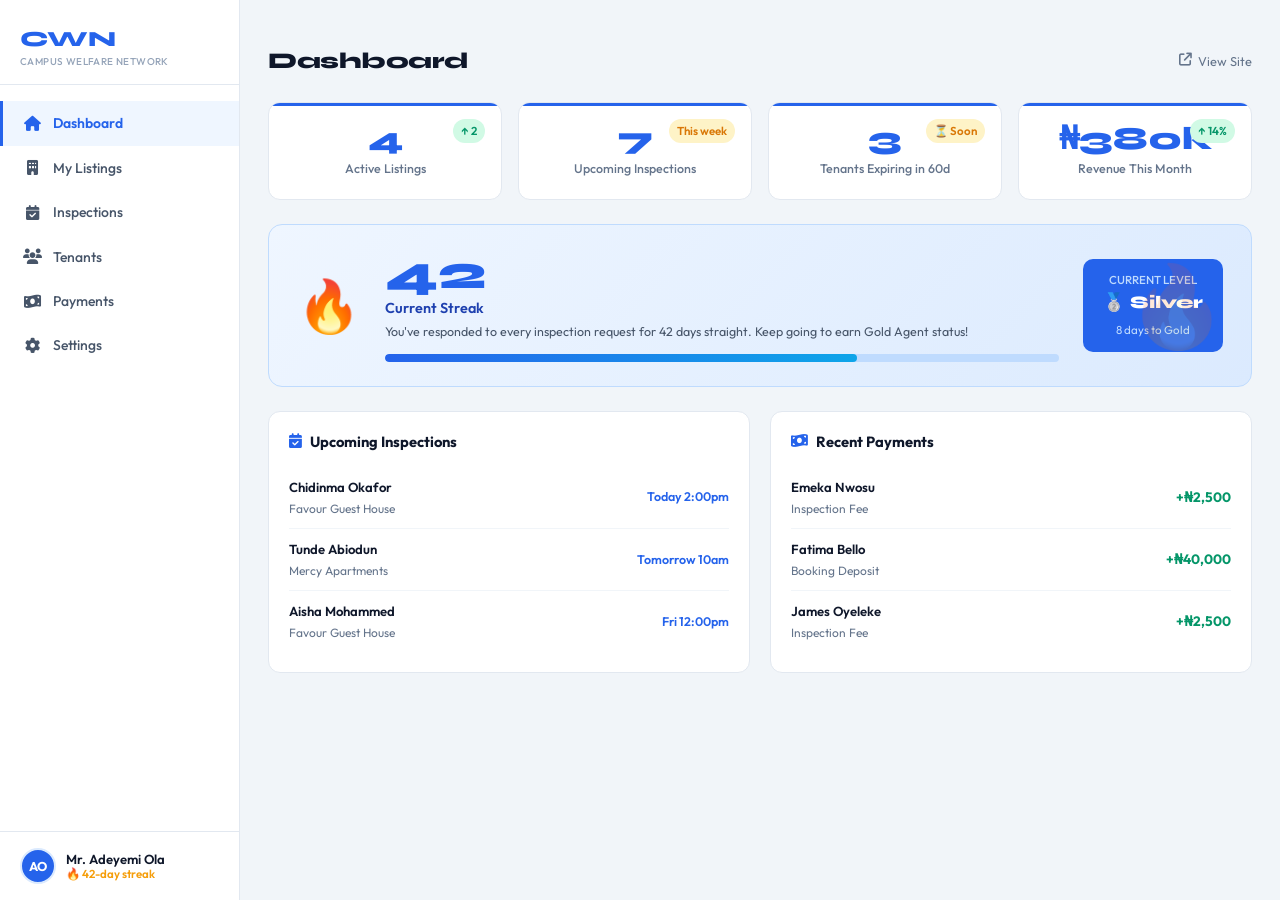
<file: agent-dashboard.html>
<!--
==========================================================
  CWN — Campus Welfare Network
  PAGE: Agent Dashboard (agent-dashboard.html)
==========================================================
  WHAT THIS PAGE DOES:
  Private management area for verified property agents.
  Sidebar nav switches between 5 views (no page reload):
    1. Dashboard  — stats, streak, upcoming inspections, recent payments
    2. My Listings — listings table, Add New Listing form with media upload
    3. Inspections — calendar/list of upcoming student inspection bookings
    4. Tenants      — current tenants with expiry tracking & WhatsApp reminders
    5. Payments     — transaction ledger

  BACKEND INTEGRATION (Supabase):
  ─────────────────────────────────
  • Auth:          supabase.auth.getUser() → redirect to /login if not agent
  • Listings:      SELECT * FROM listings WHERE agent_id = user.id
  • Inspections:   SELECT * FROM inspections WHERE agent_id = user.id ORDER BY scheduled_at
  • Tenants:       SELECT * FROM tenants WHERE agent_id = user.id
  • Payments:      SELECT * FROM payments WHERE agent_id = user.id ORDER BY created_at DESC
  • Add Listing:   INSERT INTO listings (...) → supabase.storage.from('media').upload(...)
  • Streak:        SELECT streak_score FROM agent_profiles WHERE id = user.id
==========================================================
-->
<!DOCTYPE html>
<html lang="en">
<head>
  <meta charset="UTF-8"/>
  <meta name="viewport" content="width=device-width, initial-scale=1.0"/>
  <title>Agent Dashboard — CWN</title>
  <link rel="stylesheet" href="styles.css"/>
  <link rel="stylesheet" href="https://cdnjs.cloudflare.com/ajax/libs/font-awesome/6.5.1/css/all.min.css"/>
  <link rel="preconnect" href="https://fonts.googleapis.com"/>
  <link href="https://fonts.googleapis.com/css2?family=Outfit:wght@400;500;600;700;800&family=Syne:wght@700;800&display=swap" rel="stylesheet"/>
  <style>
    /* ── Dashboard Layout ── */
    body { background: #F1F5F9; }

    .dash-wrap {
      display: flex;
      min-height: 100vh;
    }

    /* ── Sidebar ── */
    .dash-sidebar {
      width: 240px;
      background: #fff;
      border-right: 1px solid #E2E8F0;
      display: flex;
      flex-direction: column;
      position: fixed;
      top: 0; left: 0;
      height: 100vh;
      z-index: 200;
      transition: transform 0.25s;
    }
    .sidebar-logo {
      padding: 22px 20px 18px;
      border-bottom: 1px solid #E2E8F0;
      display: flex;
      align-items: center;
      gap: 10px;
    }
    .sidebar-logo .logo-text {
      font-family: 'Syne', sans-serif;
      font-size: 1.35rem;
      font-weight: 800;
      color: #2563EB;
    }
    .sidebar-logo .logo-sub {
      font-size: 0.62rem;
      color: #94A3B8;
      letter-spacing: 0.04em;
      font-weight: 500;
      text-transform: uppercase;
      line-height: 1;
    }
    .sidebar-nav {
      flex: 1;
      padding: 16px 0;
      overflow-y: auto;
    }
    .sidebar-nav a {
      display: flex;
      align-items: center;
      gap: 12px;
      padding: 11px 20px;
      font-size: 0.875rem;
      font-weight: 500;
      color: #475569;
      text-decoration: none;
      border-radius: 0;
      transition: background 0.18s, color 0.18s;
      cursor: pointer;
      border-left: 3px solid transparent;
    }
    .sidebar-nav a i {
      width: 18px;
      text-align: center;
      font-size: 0.95rem;
      flex-shrink: 0;
    }
    .sidebar-nav a:hover {
      background: #EFF6FF;
      color: #2563EB;
    }
    .sidebar-nav a.active {
      background: #EFF6FF;
      color: #2563EB;
      border-left-color: #2563EB;
      font-weight: 600;
    }
    .sidebar-footer {
      padding: 16px 20px;
      border-top: 1px solid #E2E8F0;
    }
    .agent-chip {
      display: flex;
      align-items: center;
      gap: 10px;
    }
    .agent-chip .av {
      width: 36px;
      height: 36px;
      border-radius: 50%;
      background: #2563EB;
      color: #fff;
      display: flex;
      align-items: center;
      justify-content: center;
      font-weight: 700;
      font-size: 0.8rem;
      flex-shrink: 0;
    }
    .agent-chip .info { line-height: 1.25; }
    .agent-chip .name { font-weight: 600; font-size: 0.82rem; color: #0F172A; }
    .agent-chip .streak { font-size: 0.72rem; color: #F59E0B; font-weight: 600; }

    /* ── Main Area ── */
    .dash-main {
      margin-left: 240px;
      flex: 1;
      padding: 32px 28px;
      max-width: 100%;
      overflow-x: hidden;
    }

    /* ── Top Bar ── */
    .dash-topbar {
      display: flex;
      align-items: center;
      justify-content: space-between;
      margin-bottom: 28px;
      flex-wrap: wrap;
      gap: 12px;
    }
    .dash-topbar h1 {
      font-family: 'Syne', sans-serif;
      font-size: 1.4rem;
      font-weight: 800;
      color: #0F172A;
      margin: 0;
    }
    .topbar-actions {
      display: flex;
      align-items: center;
      gap: 10px;
    }
    .btn-topbar {
      padding: 9px 18px;
      background: #2563EB;
      color: #fff;
      border: none;
      border-radius: 8px;
      font-family: 'Outfit', sans-serif;
      font-size: 0.82rem;
      font-weight: 600;
      cursor: pointer;
      transition: background 0.18s, transform 0.1s;
      display: flex;
      align-items: center;
      gap: 7px;
    }
    .btn-topbar:hover { background: #1D4ED8; }
    .btn-topbar:active { transform: scale(0.97); }

    /* ── Views ── */
    .dash-view { display: none; }
    .dash-view.active { display: block; }

    /* ── Stat Grid ── */
    .stat-grid {
      display: grid;
      grid-template-columns: repeat(4, 1fr);
      gap: 16px;
      margin-bottom: 24px;
    }
    .stat-card {
      background: #fff;
      border: 1px solid #E2E8F0;
      border-radius: 12px;
      padding: 20px 18px;
      position: relative;
      overflow: hidden;
    }
    .stat-card::before {
      content: '';
      position: absolute;
      top: 0; left: 0; right: 0;
      height: 3px;
      background: #2563EB;
      border-radius: 12px 12px 0 0;
    }
    .stat-card .stat-num {
      font-family: 'Syne', sans-serif;
      font-size: 2rem;
      font-weight: 800;
      color: #2563EB;
      line-height: 1;
      margin-bottom: 4px;
    }
    .stat-card .stat-label {
      font-size: 0.78rem;
      color: #64748B;
      font-weight: 500;
    }
    .stat-card .stat-trend {
      position: absolute;
      top: 16px;
      right: 16px;
      font-size: 0.72rem;
      font-weight: 600;
      padding: 3px 8px;
      border-radius: 20px;
    }
    .stat-trend.up { background: #D1FAE5; color: #059669; }
    .stat-trend.neutral { background: #FEF3C7; color: #D97706; }

    /* ── Streak Card ── */
    .streak-card {
      background: linear-gradient(135deg, #EFF6FF 0%, #DBEAFE 100%);
      border: 1px solid #BFDBFE;
      border-radius: 14px;
      padding: 24px 28px;
      margin-bottom: 24px;
      display: flex;
      align-items: center;
      gap: 24px;
      flex-wrap: wrap;
    }
    .streak-icon {
      font-size: 3.2rem;
      line-height: 1;
      flex-shrink: 0;
    }
    .streak-body { flex: 1; min-width: 220px; }
    .streak-num {
      font-family: 'Syne', sans-serif;
      font-size: 3rem;
      font-weight: 800;
      color: #2563EB;
      line-height: 1;
    }
    .streak-label {
      font-size: 0.9rem;
      font-weight: 600;
      color: #1E40AF;
      margin-bottom: 2px;
    }
    .streak-sub {
      font-size: 0.78rem;
      color: #475569;
      margin-bottom: 12px;
    }
    .streak-bar-track {
      height: 8px;
      background: #BFDBFE;
      border-radius: 99px;
      overflow: hidden;
    }
    .streak-bar-fill {
      height: 100%;
      background: linear-gradient(90deg, #2563EB, #0EA5E9);
      border-radius: 99px;
      transition: width 0.6s ease;
    }
    .streak-badge {
      background: #2563EB;
      color: #fff;
      border-radius: 10px;
      padding: 12px 20px;
      text-align: center;
      flex-shrink: 0;
    }
    .streak-badge .badge-level { font-size: 0.72rem; color: #BFDBFE; font-weight: 500; text-transform: uppercase; }
    .streak-badge .badge-title { font-family: 'Syne', sans-serif; font-size: 1.1rem; font-weight: 800; }

    /* ── Two-col section ── */
    .dash-two-col {
      display: grid;
      grid-template-columns: 1fr 1fr;
      gap: 20px;
      margin-bottom: 24px;
    }
    .mini-section {
      background: #fff;
      border: 1px solid #E2E8F0;
      border-radius: 12px;
      padding: 20px;
    }
    .mini-section h3 {
      font-size: 0.92rem;
      font-weight: 700;
      color: #0F172A;
      margin: 0 0 16px;
      display: flex;
      align-items: center;
      gap: 8px;
    }
    .mini-section h3 i { color: #2563EB; }
    .mini-list { list-style: none; padding: 0; margin: 0; }
    .mini-list li {
      display: flex;
      align-items: center;
      justify-content: space-between;
      padding: 10px 0;
      border-bottom: 1px solid #F1F5F9;
      font-size: 0.82rem;
    }
    .mini-list li:last-child { border-bottom: none; }
    .mini-list .ml-name { font-weight: 600; color: #0F172A; }
    .mini-list .ml-sub { color: #64748B; font-size: 0.75rem; margin-top: 1px; }
    .mini-list .ml-right { text-align: right; }
    .mini-list .ml-time { font-weight: 600; color: #2563EB; font-size: 0.78rem; }
    .mini-list .ml-amount { font-weight: 700; color: #059669; font-size: 0.85rem; }

    /* ── Section Card ── */
    .section-card {
      background: #fff;
      border: 1px solid #E2E8F0;
      border-radius: 12px;
      padding: 22px 24px;
      margin-bottom: 24px;
    }
    .section-card h2 {
      font-size: 1rem;
      font-weight: 700;
      color: #0F172A;
      margin: 0 0 18px;
      display: flex;
      align-items: center;
      gap: 8px;
    }
    .section-card h2 i { color: #2563EB; }

    /* ── Table ── */
    .cwn-table {
      width: 100%;
      border-collapse: collapse;
      font-size: 0.82rem;
    }
    .cwn-table th {
      text-align: left;
      padding: 10px 12px;
      font-weight: 600;
      color: #64748B;
      font-size: 0.75rem;
      text-transform: uppercase;
      letter-spacing: 0.04em;
      background: #F8FAFC;
      border-bottom: 2px solid #E2E8F0;
    }
    .cwn-table td {
      padding: 12px 12px;
      border-bottom: 1px solid #F1F5F9;
      color: #334155;
    }
    .cwn-table tr:last-child td { border-bottom: none; }
    .cwn-table tr:hover td { background: #F8FAFC; }
    .cwn-table .td-name { font-weight: 600; color: #0F172A; }

    /* ── Badges ── */
    .badge {
      display: inline-flex;
      align-items: center;
      gap: 4px;
      padding: 3px 9px;
      border-radius: 99px;
      font-size: 0.71rem;
      font-weight: 600;
    }
    .badge-green { background: #D1FAE5; color: #059669; }
    .badge-amber { background: #FEF3C7; color: #D97706; }
    .badge-red { background: #FEE2E2; color: #DC2626; }
    .badge-blue { background: #DBEAFE; color: #2563EB; }
    .badge-gray { background: #F1F5F9; color: #64748B; }

    /* ── Table Actions ── */
    .tbl-actions { display: flex; gap: 6px; }
    .btn-sm {
      padding: 5px 10px;
      border-radius: 6px;
      font-size: 0.72rem;
      font-weight: 600;
      cursor: pointer;
      border: none;
      transition: all 0.15s;
      font-family: 'Outfit', sans-serif;
    }
    .btn-sm-blue { background: #EFF6FF; color: #2563EB; }
    .btn-sm-blue:hover { background: #DBEAFE; }
    .btn-sm-red { background: #FEE2E2; color: #DC2626; }
    .btn-sm-red:hover { background: #FECACA; }
    .btn-sm-green { background: #D1FAE5; color: #059669; }
    .btn-sm-green:hover { background: #A7F3D0; }

    /* ── Add Listing Form ── */
    .add-listing-panel {
      display: none;
      background: #fff;
      border: 1px solid #E2E8F0;
      border-radius: 14px;
      padding: 28px 28px 36px;
      margin-top: 20px;
      animation: slideDown 0.25s ease;
    }
    .add-listing-panel.open { display: block; }
    @keyframes slideDown {
      from { opacity: 0; transform: translateY(-10px); }
      to { opacity: 1; transform: translateY(0); }
    }
    .form-section-title {
      font-size: 0.9rem;
      font-weight: 700;
      color: #0F172A;
      margin: 22px 0 14px;
      padding-bottom: 8px;
      border-bottom: 2px solid #E2E8F0;
      display: flex;
      align-items: center;
      gap: 8px;
    }
    .form-section-title i { color: #2563EB; }
    .form-grid-2 {
      display: grid;
      grid-template-columns: 1fr 1fr;
      gap: 16px;
    }
    .form-group { margin-bottom: 16px; }
    .form-group label {
      display: block;
      font-size: 0.8rem;
      font-weight: 600;
      color: #374151;
      margin-bottom: 6px;
    }
    .form-group input,
    .form-group select,
    .form-group textarea {
      width: 100%;
      height: 42px;
      padding: 0 12px;
      border: 1.5px solid #E2E8F0;
      border-radius: 8px;
      font-family: 'Outfit', sans-serif;
      font-size: 0.85rem;
      color: #0F172A;
      background: #fff;
      transition: border-color 0.2s, box-shadow 0.2s;
      box-sizing: border-box;
      outline: none;
    }
    .form-group textarea { height: 90px; padding: 10px 12px; resize: vertical; }
    .form-group input:focus,
    .form-group select:focus,
    .form-group textarea:focus {
      border-color: #2563EB;
      box-shadow: 0 0 0 3px rgba(37,99,235,0.1);
    }
    .checkbox-group {
      display: flex;
      flex-wrap: wrap;
      gap: 10px;
    }
    .checkbox-item {
      display: flex;
      align-items: center;
      gap: 7px;
      font-size: 0.82rem;
      color: #374151;
      cursor: pointer;
      padding: 7px 12px;
      background: #F8FAFC;
      border: 1.5px solid #E2E8F0;
      border-radius: 8px;
      transition: all 0.15s;
    }
    .checkbox-item input { width: auto; height: auto; accent-color: #2563EB; }
    .checkbox-item:has(input:checked) { background: #EFF6FF; border-color: #2563EB; color: #2563EB; }

    /* ── Media Upload Section ── */
    .media-upload-section {
      background: linear-gradient(135deg, #EFF6FF 0%, #DBEAFE 100%);
      border: 1px solid #BFDBFE;
      border-radius: 14px;
      padding: 26px 28px;
      margin-top: 24px;
    }
    .media-upload-title {
      font-family: 'Syne', sans-serif;
      font-size: 1.1rem;
      font-weight: 800;
      color: #1E40AF;
      margin-bottom: 4px;
      display: flex;
      align-items: center;
      gap: 10px;
    }
    .media-upload-title i { color: #2563EB; }
    .media-upload-sub {
      font-size: 0.8rem;
      color: #475569;
      margin-bottom: 22px;
    }
    .video-upload-box {
      background: #fff;
      border: 2px dashed #93C5FD;
      border-radius: 12px;
      padding: 40px 24px;
      text-align: center;
      cursor: pointer;
      transition: all 0.2s;
      position: relative;
      overflow: hidden;
    }
    .video-upload-box:hover { border-color: #2563EB; background: #F0F7FF; }
    .video-upload-box.has-file { border-style: solid; border-color: #2563EB; }
    .video-upload-box input[type=file] {
      position: absolute;
      inset: 0;
      opacity: 0;
      cursor: pointer;
      width: 100%;
      height: 100%;
    }
    .vub-icon { font-size: 2.8rem; color: #93C5FD; margin-bottom: 12px; }
    .vub-title { font-weight: 700; color: #1E40AF; font-size: 0.95rem; margin-bottom: 6px; }
    .vub-desc { font-size: 0.78rem; color: #64748B; }
    .vub-preview {
      display: none;
      align-items: center;
      gap: 12px;
      padding: 10px 14px;
      background: #EFF6FF;
      border-radius: 8px;
      margin-top: 14px;
      font-size: 0.8rem;
      color: #1E40AF;
      font-weight: 600;
    }
    .vub-preview.show { display: flex; }

    /* ── Video Checklist ── */
    .video-checklist {
      margin: 18px 0;
    }
    .video-checklist h4 {
      font-size: 0.82rem;
      font-weight: 700;
      color: #1E40AF;
      margin: 0 0 10px;
      display: flex;
      align-items: center;
      gap: 6px;
    }
    .checklist-item {
      display: flex;
      align-items: center;
      gap: 9px;
      padding: 8px 12px;
      background: #fff;
      border: 1.5px solid #E2E8F0;
      border-radius: 8px;
      margin-bottom: 7px;
      cursor: pointer;
      transition: all 0.15s;
      font-size: 0.82rem;
      color: #374151;
    }
    .checklist-item input[type=checkbox] { accent-color: #2563EB; width: 16px; height: 16px; }
    .checklist-item.checked { background: #D1FAE5; border-color: #6EE7B7; color: #065F46; }
    .checklist-badge {
      font-size: 0.73rem;
      color: #64748B;
      margin-top: 10px;
      display: flex;
      align-items: center;
      gap: 6px;
    }
    .checklist-badge i { color: #2563EB; }

    /* ── Photo Grid ── */
    .photo-grid {
      display: grid;
      grid-template-columns: repeat(4, 1fr);
      gap: 10px;
      margin-top: 18px;
    }
    .photo-slot {
      aspect-ratio: 1;
      border: 2px dashed #93C5FD;
      border-radius: 10px;
      display: flex;
      flex-direction: column;
      align-items: center;
      justify-content: center;
      cursor: pointer;
      position: relative;
      overflow: hidden;
      background: #fff;
      transition: all 0.18s;
    }
    .photo-slot:hover { border-color: #2563EB; background: #EFF6FF; }
    .photo-slot input[type=file] {
      position: absolute;
      inset: 0;
      opacity: 0;
      cursor: pointer;
    }
    .photo-slot i { font-size: 1.4rem; color: #93C5FD; margin-bottom: 4px; }
    .photo-slot span { font-size: 0.7rem; color: #94A3B8; }
    .photo-slot.first-slot::after {
      content: 'Cover';
      position: absolute;
      bottom: 0; left: 0; right: 0;
      background: rgba(37,99,235,0.85);
      color: #fff;
      font-size: 0.65rem;
      font-weight: 700;
      text-align: center;
      padding: 3px 0;
    }
    .photo-slot img {
      width: 100%;
      height: 100%;
      object-fit: cover;
      position: absolute;
      inset: 0;
    }
    .photo-note { font-size: 0.76rem; color: #64748B; margin-top: 10px; }

    /* ── Availability Calendar ── */
    .avail-grid {
      display: grid;
      grid-template-columns: repeat(7, 1fr);
      gap: 8px;
      margin-top: 10px;
    }
    .avail-day {
      background: #F8FAFC;
      border: 1.5px solid #E2E8F0;
      border-radius: 8px;
      padding: 10px 6px;
      text-align: center;
      cursor: pointer;
      transition: all 0.15s;
    }
    .avail-day .day-name { font-size: 0.7rem; font-weight: 600; color: #64748B; text-transform: uppercase; }
    .avail-day.selected { background: #EFF6FF; border-color: #2563EB; }
    .avail-day.selected .day-name { color: #2563EB; }

    /* ── Inspections View ── */
    .inspection-card {
      background: #fff;
      border: 1px solid #E2E8F0;
      border-radius: 12px;
      padding: 16px 18px;
      margin-bottom: 12px;
      display: flex;
      align-items: center;
      gap: 16px;
      transition: box-shadow 0.18s;
    }
    .inspection-card:hover { box-shadow: 0 4px 16px rgba(37,99,235,0.08); }
    .insp-date {
      background: #EFF6FF;
      border: 1.5px solid #BFDBFE;
      border-radius: 10px;
      padding: 10px 14px;
      text-align: center;
      flex-shrink: 0;
      min-width: 56px;
    }
    .insp-date .day { font-family: 'Syne', sans-serif; font-size: 1.4rem; font-weight: 800; color: #2563EB; line-height: 1; }
    .insp-date .month { font-size: 0.68rem; font-weight: 600; color: #64748B; text-transform: uppercase; }
    .insp-body { flex: 1; }
    .insp-name { font-weight: 700; font-size: 0.88rem; color: #0F172A; }
    .insp-prop { font-size: 0.78rem; color: #64748B; margin-top: 2px; }
    .insp-time { font-size: 0.78rem; color: #2563EB; font-weight: 600; margin-top: 4px; }
    .insp-actions { display: flex; gap: 8px; }

    /* ── Payments summary ── */
    .pay-summary {
      display: grid;
      grid-template-columns: repeat(3, 1fr);
      gap: 14px;
      margin-bottom: 20px;
    }
    .pay-sum-card {
      background: #fff;
      border: 1px solid #E2E8F0;
      border-radius: 10px;
      padding: 16px 18px;
    }
    .pay-sum-card .psc-num {
      font-family: 'Syne', sans-serif;
      font-size: 1.5rem;
      font-weight: 800;
      color: #059669;
    }
    .pay-sum-card .psc-label { font-size: 0.75rem; color: #64748B; font-weight: 500; }

    /* ── Tenant summary ── */
    .tenant-summary {
      display: flex;
      gap: 12px;
      flex-wrap: wrap;
      margin-bottom: 18px;
    }
    .ten-chip {
      padding: 6px 14px;
      border-radius: 99px;
      font-size: 0.78rem;
      font-weight: 600;
    }
    .ten-chip-green { background: #D1FAE5; color: #059669; }
    .ten-chip-amber { background: #FEF3C7; color: #D97706; }
    .ten-chip-red { background: #FEE2E2; color: #DC2626; }

    /* ── Mobile sidebar toggle ── */
    .mob-sidebar-toggle {
      display: none;
      align-items: center;
      justify-content: center;
      width: 40px;
      height: 40px;
      border: none;
      background: #EFF6FF;
      border-radius: 8px;
      color: #2563EB;
      font-size: 1.1rem;
      cursor: pointer;
    }

    /* ── Mobile top tabs ── */
    .mob-top-tabs {
      display: none;
      overflow-x: auto;
      gap: 0;
      background: #fff;
      border-bottom: 1px solid #E2E8F0;
      padding: 0 16px;
    }
    .mob-tab {
      flex-shrink: 0;
      padding: 12px 14px;
      font-size: 0.78rem;
      font-weight: 600;
      color: #64748B;
      cursor: pointer;
      border-bottom: 3px solid transparent;
      white-space: nowrap;
      transition: all 0.15s;
      display: flex;
      align-items: center;
      gap: 6px;
    }
    .mob-tab.active { color: #2563EB; border-bottom-color: #2563EB; }
    .mob-tab i { font-size: 0.85rem; }

    /* ── Sidebar overlay ── */
    .sidebar-overlay {
      display: none;
      position: fixed;
      inset: 0;
      background: rgba(0,0,0,0.4);
      z-index: 199;
    }

    /* ── Responsive ── */
    @media (max-width: 1024px) {
      .stat-grid { grid-template-columns: repeat(2, 1fr); }
      .dash-two-col { grid-template-columns: 1fr; }
      .photo-grid { grid-template-columns: repeat(4, 1fr); }
    }
    @media (max-width: 768px) {
      .dash-sidebar {
        transform: translateX(-100%);
      }
      .dash-sidebar.open {
        transform: translateX(0);
      }
      .sidebar-overlay.open { display: block; }
      .dash-main {
        margin-left: 0;
        padding: 16px;
      }
      .mob-sidebar-toggle { display: flex; }
      .mob-top-tabs { display: flex; }
      .stat-grid { grid-template-columns: repeat(2, 1fr); gap: 10px; }
      .form-grid-2 { grid-template-columns: 1fr; }
      .photo-grid { grid-template-columns: repeat(2, 1fr); }
      .avail-grid { grid-template-columns: repeat(4, 1fr); }
      .pay-summary { grid-template-columns: 1fr; }
      .insp-actions { flex-direction: column; }
      .streak-card { gap: 14px; }
      .media-upload-section { padding: 18px 16px; }
      .add-listing-panel { padding: 18px 16px; }
    }
    @media (max-width: 480px) {
      .stat-grid { grid-template-columns: 1fr 1fr; }
      .streak-num { font-size: 2.2rem; }
    }
  </style>
</head>
<body>
<div class="dash-wrap">

  <!-- Sidebar -->
  <aside class="dash-sidebar" id="sidebar">
    <div class="sidebar-logo">
      <div>
        <div class="logo-text">CWN</div>
        <div class="logo-sub">Campus Welfare Network</div>
      </div>
    </div>
    <nav class="sidebar-nav" id="sidebarNav">
      <a href="#" class="active" data-view="dashboard">
        <i class="fa fa-house"></i> Dashboard
      </a>
      <a href="#" data-view="listings">
        <i class="fa fa-building"></i> My Listings
      </a>
      <a href="#" data-view="inspections">
        <i class="fa fa-calendar-check"></i> Inspections
      </a>
      <a href="#" data-view="tenants">
        <i class="fa fa-users"></i> Tenants
      </a>
      <a href="#" data-view="payments">
        <i class="fa fa-money-bill-wave"></i> Payments
      </a>
      <a href="#" data-view="settings">
        <i class="fa fa-gear"></i> Settings
      </a>
    </nav>
    <div class="sidebar-footer">
      <div class="agent-chip">
        <div class="av">AO</div>
        <div class="info">
          <div class="name">Mr. Adeyemi Ola</div>
          <div class="streak">🔥 42-day streak</div>
        </div>
      </div>
    </div>
  </aside>
  <div class="sidebar-overlay" id="sidebarOverlay"></div>

  <!-- Main -->
  <main class="dash-main">

    <!-- Mobile top tabs -->
    <div class="mob-top-tabs" id="mobTabs">
      <div class="mob-tab active" data-view="dashboard"><i class="fa fa-house"></i> Dashboard</div>
      <div class="mob-tab" data-view="listings"><i class="fa fa-building"></i> Listings</div>
      <div class="mob-tab" data-view="inspections"><i class="fa fa-calendar-check"></i> Inspections</div>
      <div class="mob-tab" data-view="tenants"><i class="fa fa-users"></i> Tenants</div>
      <div class="mob-tab" data-view="payments"><i class="fa fa-money-bill-wave"></i> Payments</div>
    </div>

    <!-- Top Bar -->
    <div class="dash-topbar" style="margin-top:16px;">
      <div style="display:flex;align-items:center;gap:12px;">
        <button class="mob-sidebar-toggle" id="sidebarToggle"><i class="fa fa-bars"></i></button>
        <h1 id="pageTitle">Dashboard</h1>
      </div>
      <div class="topbar-actions">
        <a href="index.html" style="font-size:0.8rem;color:#64748B;text-decoration:none;display:flex;align-items:center;gap:6px;">
          <i class="fa fa-arrow-up-right-from-square"></i> View Site
        </a>
      </div>
    </div>

    <!-- ==============================
         VIEW: DASHBOARD
    ============================== -->
    <div class="dash-view active" id="view-dashboard">

      <div class="stat-grid">
        <div class="stat-card">
          <span class="stat-trend up">↑ 2</span>
          <div class="stat-num">4</div>
          <div class="stat-label">Active Listings</div>
        </div>
        <div class="stat-card">
          <span class="stat-trend neutral">This week</span>
          <div class="stat-num">7</div>
          <div class="stat-label">Upcoming Inspections</div>
        </div>
        <div class="stat-card">
          <span class="stat-trend neutral">⏳ Soon</span>
          <div class="stat-num">3</div>
          <div class="stat-label">Tenants Expiring in 60d</div>
        </div>
        <div class="stat-card">
          <span class="stat-trend up">↑ 14%</span>
          <div class="stat-num">₦380k</div>
          <div class="stat-label">Revenue This Month</div>
        </div>
      </div>

      <!-- Streak Card -->
      <div class="streak-card">
        <div class="streak-icon">🔥</div>
        <div class="streak-body">
          <div class="streak-num">42</div>
          <div class="streak-label">Current Streak</div>
          <div class="streak-sub">You've responded to every inspection request for 42 days straight. Keep going to earn Gold Agent status!</div>
          <div class="streak-bar-track">
            <div class="streak-bar-fill" style="width:70%;"></div>
          </div>
        </div>
        <div class="streak-badge">
          <div class="badge-level">Current Level</div>
          <div class="badge-title">🥈 Silver</div>
          <div style="font-size:0.72rem;color:#BFDBFE;margin-top:4px;">8 days to Gold</div>
        </div>
      </div>

      <!-- Two col: Inspections + Payments -->
      <div class="dash-two-col">
        <div class="mini-section">
          <h3><i class="fa fa-calendar-check"></i> Upcoming Inspections</h3>
          <ul class="mini-list">
            <li>
              <div><div class="ml-name">Chidinma Okafor</div><div class="ml-sub">Favour Guest House</div></div>
              <div class="ml-right"><div class="ml-time">Today 2:00pm</div></div>
            </li>
            <li>
              <div><div class="ml-name">Tunde Abiodun</div><div class="ml-sub">Mercy Apartments</div></div>
              <div class="ml-right"><div class="ml-time">Tomorrow 10am</div></div>
            </li>
            <li>
              <div><div class="ml-name">Aisha Mohammed</div><div class="ml-sub">Favour Guest House</div></div>
              <div class="ml-right"><div class="ml-time">Fri 12:00pm</div></div>
            </li>
          </ul>
        </div>
        <div class="mini-section">
          <h3><i class="fa fa-money-bill-wave"></i> Recent Payments</h3>
          <ul class="mini-list">
            <li>
              <div><div class="ml-name">Emeka Nwosu</div><div class="ml-sub">Inspection Fee</div></div>
              <div class="ml-right"><div class="ml-amount">+₦2,500</div></div>
            </li>
            <li>
              <div><div class="ml-name">Fatima Bello</div><div class="ml-sub">Booking Deposit</div></div>
              <div class="ml-right"><div class="ml-amount">+₦40,000</div></div>
            </li>
            <li>
              <div><div class="ml-name">James Oyeleke</div><div class="ml-sub">Inspection Fee</div></div>
              <div class="ml-right"><div class="ml-amount">+₦2,500</div></div>
            </li>
          </ul>
        </div>
      </div>

    </div>

    <!-- ==============================
         VIEW: MY LISTINGS
    ============================== -->
    <div class="dash-view" id="view-listings">

      <div style="display:flex;justify-content:flex-end;margin-bottom:18px;">
        <button class="btn-topbar" id="btnAddListing">
          <i class="fa fa-plus"></i> Add New Listing
        </button>
      </div>

      <!-- Listings Table -->
      <div class="section-card" style="overflow-x:auto;">
        <h2><i class="fa fa-building"></i> My Properties</h2>
        <table class="cwn-table">
          <thead>
            <tr>
              <th>Property</th>
              <th>Price/yr</th>
              <th>Status</th>
              <th>Views</th>
              <th>Inspections</th>
              <th>Actions</th>
            </tr>
          </thead>
          <tbody>
            <tr>
              <td><div class="td-name">Favour Guest House</div><div style="font-size:0.73rem;color:#64748B;">Oke-Ola St · Self-Contain</div></td>
              <td style="font-weight:700;color:#059669;">₦85,000</td>
              <td><span class="badge badge-green"><i class="fa fa-circle" style="font-size:0.5rem;"></i> Active</span></td>
              <td>1,240</td>
              <td>14</td>
              <td>
                <div class="tbl-actions">
                  <button class="btn-sm btn-sm-blue"><i class="fa fa-pen"></i> Edit</button>
                  <button class="btn-sm btn-sm-red"><i class="fa fa-trash"></i></button>
                </div>
              </td>
            </tr>
            <tr>
              <td><div class="td-name">Mercy Apartments</div><div style="font-size:0.73rem;color:#64748B;">Sabo Area · Self-Contain</div></td>
              <td style="font-weight:700;color:#059669;">₦95,000</td>
              <td><span class="badge badge-green"><i class="fa fa-circle" style="font-size:0.5rem;"></i> Active</span></td>
              <td>1,680</td>
              <td>22</td>
              <td>
                <div class="tbl-actions">
                  <button class="btn-sm btn-sm-blue"><i class="fa fa-pen"></i> Edit</button>
                  <button class="btn-sm btn-sm-red"><i class="fa fa-trash"></i></button>
                </div>
              </td>
            </tr>
            <tr>
              <td><div class="td-name">Block C — Oke-Ola</div><div style="font-size:0.73rem;color:#64748B;">Oke-Ola St · Shared Room</div></td>
              <td style="font-weight:700;color:#059669;">₦35,000</td>
              <td><span class="badge badge-amber"><i class="fa fa-circle" style="font-size:0.5rem;"></i> Occupied</span></td>
              <td>412</td>
              <td>5</td>
              <td>
                <div class="tbl-actions">
                  <button class="btn-sm btn-sm-blue"><i class="fa fa-pen"></i> Edit</button>
                  <button class="btn-sm btn-sm-red"><i class="fa fa-trash"></i></button>
                </div>
              </td>
            </tr>
            <tr>
              <td><div class="td-name">New Unit — Arowomole</div><div style="font-size:0.73rem;color:#64748B;">Arowomole Area · Single Room</div></td>
              <td style="font-weight:700;color:#059669;">₦55,000</td>
              <td><span class="badge badge-gray"><i class="fa fa-circle" style="font-size:0.5rem;"></i> Draft</span></td>
              <td>—</td>
              <td>—</td>
              <td>
                <div class="tbl-actions">
                  <button class="btn-sm btn-sm-blue"><i class="fa fa-pen"></i> Edit</button>
                  <button class="btn-sm btn-sm-red"><i class="fa fa-trash"></i></button>
                </div>
              </td>
            </tr>
          </tbody>
        </table>
      </div>

      <!-- Add New Listing Panel -->
      <div class="add-listing-panel" id="addListingPanel">
        <h2 style="font-size:1.1rem;font-weight:800;font-family:'Syne',sans-serif;color:#0F172A;margin:0 0 20px;display:flex;align-items:center;gap:10px;">
          <i class="fa fa-plus-circle" style="color:#2563EB;"></i> Add New Listing
        </h2>

        <div class="form-section-title"><i class="fa fa-info-circle"></i> Basic Information</div>
        <div class="form-grid-2">
          <div class="form-group">
            <label>Property Name *</label>
            <input type="text" placeholder="e.g. Grace Hostel Block A"/>
          </div>
          <div class="form-group">
            <label>Street Address *</label>
            <input type="text" placeholder="e.g. 12 Oke-Ola Street"/>
          </div>
          <div class="form-group">
            <label>Distance from Campus Gate *</label>
            <input type="text" placeholder="e.g. 0.3km"/>
          </div>
          <div class="form-group">
            <label>Room Type *</label>
            <select>
              <option value="">Select room type</option>
              <option>Self-Contain</option>
              <option>Room &amp; Parlour</option>
              <option>Single Room</option>
              <option>Shared Room</option>
            </select>
          </div>
          <div class="form-group">
            <label>Price Per Year (₦) *</label>
            <input type="number" placeholder="e.g. 85000"/>
          </div>
          <div class="form-group">
            <label>Price Per Semester (₦) <span style="color:#94A3B8;font-weight:400;">(optional)</span></label>
            <input type="number" placeholder="e.g. 45000"/>
          </div>
          <div class="form-group">
            <label>Number of Rooms Available</label>
            <input type="number" placeholder="e.g. 3" min="1"/>
          </div>
          <div class="form-group">
            <label>Inspection Fee (₦)</label>
            <input type="number" placeholder="e.g. 2500"/>
          </div>
        </div>

        <div class="form-section-title"><i class="fa fa-check-square"></i> Available Utilities</div>
        <div class="checkbox-group">
          <label class="checkbox-item"><input type="checkbox"/> 💧 Water</label>
          <label class="checkbox-item"><input type="checkbox"/> ⚡ Electricity</label>
          <label class="checkbox-item"><input type="checkbox"/> 🔌 Generator</label>
          <label class="checkbox-item"><input type="checkbox"/> 🛡️ Security</label>
          <label class="checkbox-item"><input type="checkbox"/> 📶 WiFi</label>
          <label class="checkbox-item"><input type="checkbox"/> 🛋️ Furnished</label>
        </div>

        <div class="form-section-title" style="margin-top:22px;"><i class="fa fa-align-left"></i> House Rules</div>
        <div class="form-group">
          <textarea placeholder="e.g. No loud music after 10pm. No cooking with kerosene. Visitors must leave by 9pm."></textarea>
        </div>

        <div class="form-section-title"><i class="fa fa-calendar"></i> Inspection Availability</div>
        <p style="font-size:0.78rem;color:#64748B;margin:0 0 10px;">Select the days you're available for inspection visits.</p>
        <div class="avail-grid" id="availGrid"></div>

        <!-- ── MEDIA UPLOAD ── -->
        <div class="media-upload-section">
          <div class="media-upload-title">
            <i class="fa fa-video"></i> Upload Your Property Tour
          </div>
          <div class="media-upload-sub">
            Video tours build <strong>3× more trust</strong> than photos alone. Students watch before they visit.
          </div>

          <!-- Video Upload -->
          <div class="video-upload-box" id="videoDropBox">
            <input type="file" accept="video/*" id="videoInput"/>
            <div class="vub-icon"><i class="fa fa-video"></i></div>
            <div class="vub-title">Upload Video Tour</div>
            <div class="vub-desc">Unedited walkthrough — rooms, water supply, electricity &amp; exterior<br/><span style="color:#94A3B8;font-size:0.72rem;">MP4, MOV, AVI · Max 500MB</span></div>
            <div class="vub-preview" id="videoPreview">
              <i class="fa fa-circle-check" style="color:#059669;font-size:1.2rem;"></i>
              <span id="videoFileName">video.mp4 uploaded</span>
            </div>
          </div>

          <!-- Checklist -->
          <div class="video-checklist">
            <h4><i class="fa fa-list-check"></i> Video Must Include (tick each once you've filmed it):</h4>
            <label class="checklist-item" id="cl1">
              <input type="checkbox" onchange="toggleChecklist(this,'cl1')"/>
              <i class="fa fa-door-open" style="color:#2563EB;"></i> All rooms visible
            </label>
            <label class="checklist-item" id="cl2">
              <input type="checkbox" onchange="toggleChecklist(this,'cl2')"/>
              <i class="fa fa-faucet" style="color:#2563EB;"></i> Water tap test (running water shown)
            </label>
            <label class="checklist-item" id="cl3">
              <input type="checkbox" onchange="toggleChecklist(this,'cl3')"/>
              <i class="fa fa-toggle-on" style="color:#2563EB;"></i> Light switch test (electricity confirmed)
            </label>
            <label class="checklist-item" id="cl4">
              <input type="checkbox" onchange="toggleChecklist(this,'cl4')"/>
              <i class="fa fa-building" style="color:#2563EB;"></i> Exterior &amp; entrance clearly shown
            </label>
            <label class="checklist-item" id="cl5">
              <input type="checkbox" onchange="toggleChecklist(this,'cl5')"/>
              <i class="fa fa-microphone" style="color:#2563EB;"></i> Clear audio — no loud background noise
            </label>
            <div class="checklist-badge">
              <i class="fa fa-shield-check"></i>
              Videos that pass <strong>all 5 checks</strong> earn the <strong>Verified</strong> badge automatically.
            </div>
          </div>

          <!-- Photo Grid -->
          <div class="form-section-title" style="border-color:#93C5FD;color:#1E40AF;">
            <i class="fa fa-images"></i> Property Photos (up to 8)
          </div>
          <div class="photo-grid" id="photoGrid"></div>
          <div class="photo-note"><i class="fa fa-circle-info" style="color:#2563EB;"></i> Add up to 8 photos. The <strong>first photo</strong> will be your cover image.</div>
        </div>

        <div style="margin-top:28px;display:flex;gap:12px;">
          <button class="btn-topbar" style="padding:12px 28px;font-size:0.88rem;" onclick="submitListing()">
            <i class="fa fa-upload"></i> Publish Listing
          </button>
          <button style="padding:12px 20px;background:#F1F5F9;color:#64748B;border:none;border-radius:8px;cursor:pointer;font-family:'Outfit',sans-serif;font-size:0.85rem;font-weight:600;" onclick="closeAddPanel()">
            Cancel
          </button>
        </div>
        <div id="listingSuccessMsg" style="display:none;margin-top:14px;padding:12px 16px;background:#D1FAE5;border:1px solid #6EE7B7;border-radius:8px;color:#065F46;font-weight:600;font-size:0.85rem;">
          <i class="fa fa-circle-check"></i> Listing published successfully! It will appear in the feed shortly.
        </div>
      </div>
    </div>

    <!-- ==============================
         VIEW: INSPECTIONS
    ============================== -->
    <div class="dash-view" id="view-inspections">
      <div class="section-card" style="margin-bottom:20px;">
        <h2><i class="fa fa-calendar-check"></i> Upcoming Inspections</h2>
        <div id="inspectionList"></div>
      </div>
    </div>

    <!-- ==============================
         VIEW: TENANTS
    ============================== -->
    <div class="dash-view" id="view-tenants">
      <div class="tenant-summary" id="tenantSummary"></div>
      <div class="section-card" style="overflow-x:auto;">
        <h2><i class="fa fa-users"></i> All Tenants</h2>
        <table class="cwn-table" id="tenantTable">
          <thead>
            <tr>
              <th>Tenant</th>
              <th>Phone</th>
              <th>Property</th>
              <th>Move-In</th>
              <th>Expiry</th>
              <th>Rent</th>
              <th>Status</th>
              <th>Action</th>
            </tr>
          </thead>
          <tbody></tbody>
        </table>
      </div>
    </div>

    <!-- ==============================
         VIEW: PAYMENTS
    ============================== -->
    <div class="dash-view" id="view-payments">
      <div class="pay-summary" id="paySummary"></div>
      <div class="section-card" style="overflow-x:auto;">
        <h2><i class="fa fa-receipt"></i> Transaction Ledger</h2>
        <table class="cwn-table" id="paymentsTable">
          <thead>
            <tr>
              <th>Date</th>
              <th>Student</th>
              <th>Property</th>
              <th>Type</th>
              <th>Amount</th>
              <th>Status</th>
            </tr>
          </thead>
          <tbody></tbody>
        </table>
      </div>
    </div>

    <!-- ==============================
         VIEW: SETTINGS
    ============================== -->
    <div class="dash-view" id="view-settings">
      <div class="section-card">
        <h2><i class="fa fa-gear"></i> Account Settings</h2>
        <div class="form-grid-2">
          <div class="form-group"><label>Full Name</label><input type="text" value="Mr. Adeyemi Ola"/></div>
          <div class="form-group"><label>Phone / WhatsApp</label><input type="tel" value="+2348031234567"/></div>
          <div class="form-group"><label>Business Name</label><input type="text" value="Adeyemi Properties"/></div>
          <div class="form-group"><label>Campus Area</label><input type="text" value="LAUTECH Ogbomoso"/></div>
        </div>
        <button class="btn-topbar" style="margin-top:8px;"><i class="fa fa-floppy-disk"></i> Save Changes</button>
      </div>
    </div>

  </main>
</div>

<script>
// ── Sample data ──────────────────────────────────────────────
const INSPECTIONS = [
  { id:1, student:"Chidinma Okafor", phone:"+2348031111111", property:"Favour Guest House", day:"19", month:"Mar", time:"2:00 PM", fee:"₦2,500" },
  { id:2, student:"Tunde Abiodun", phone:"+2348052222222", property:"Mercy Apartments", day:"20", month:"Mar", time:"10:00 AM", fee:"₦2,500" },
  { id:3, student:"Aisha Mohammed", phone:"+2347063333333", property:"Favour Guest House", day:"21", month:"Mar", time:"12:00 PM", fee:"₦2,500" },
  { id:4, student:"Emeka Nwosu", phone:"+2349044444444", property:"Mercy Apartments", day:"22", month:"Mar", time:"3:30 PM", fee:"₦2,500" },
  { id:5, student:"Precious Adeyemi", phone:"+2348025555555", property:"Favour Guest House", day:"24", month:"Mar", time:"11:00 AM", fee:"₦2,500" },
  { id:6, student:"Chukwuemeka David", phone:"+2348036666666", property:"Mercy Apartments", day:"25", month:"Mar", time:"4:00 PM", fee:"₦2,500" },
  { id:7, student:"Blessing Okonkwo", phone:"+2347047777777", property:"Block C — Oke-Ola", day:"26", month:"Mar", time:"1:00 PM", fee:"₦2,500" },
];

const TENANTS = [
  { id:1, name:"Fatima Bello", phone:"+2348031001001", property:"Favour Guest House", moveIn:"Sep 2024", expiry:"Aug 2025", rent:"₦85,000", status:"active" },
  { id:2, name:"James Oyeleke", phone:"+2348052002002", property:"Mercy Apartments", moveIn:"Oct 2024", expiry:"May 2025", rent:"₦95,000", status:"expiring" },
  { id:3, name:"Ngozi Eze", phone:"+2347063003003", property:"Mercy Apartments", moveIn:"Jan 2024", expiry:"Mar 2025", rent:"₦95,000", status:"expired" },
  { id:4, name:"Seun Adebayo", phone:"+2349044004004", property:"Favour Guest House", moveIn:"Nov 2024", expiry:"Oct 2025", rent:"₦85,000", status:"active" },
  { id:5, name:"Amaka Obi", phone:"+2348025005005", property:"Block C — Oke-Ola", moveIn:"Sep 2024", expiry:"Apr 2025", rent:"₦35,000", status:"expiring" },
  { id:6, name:"Ibrahim Musa", phone:"+2348036006006", property:"Favour Guest House", moveIn:"Aug 2024", expiry:"Jul 2025", rent:"₦85,000", status:"active" },
];

const PAYMENTS = [
  { date:"19 Mar 2025", student:"Emeka Nwosu", property:"Mercy Apartments", type:"Inspection Fee", amount:"₦2,500", status:"paid" },
  { date:"17 Mar 2025", student:"Fatima Bello", property:"Favour Guest House", type:"Booking Deposit", amount:"₦40,000", status:"paid" },
  { date:"15 Mar 2025", student:"James Oyeleke", property:"Mercy Apartments", type:"Inspection Fee", amount:"₦2,500", status:"paid" },
  { date:"12 Mar 2025", student:"Aisha Mohammed", property:"Block C — Oke-Ola", type:"Booking Deposit", amount:"₦35,000", status:"paid" },
  { date:"10 Mar 2025", student:"Seun Adebayo", property:"Favour Guest House", type:"Inspection Fee", amount:"₦2,500", status:"pending" },
  { date:"08 Mar 2025", student:"Ngozi Eze", property:"Mercy Apartments", type:"Booking Deposit", amount:"₦95,000", status:"paid" },
  { date:"05 Mar 2025", student:"Precious Adeyemi", property:"Favour Guest House", type:"Inspection Fee", amount:"₦2,500", status:"paid" },
];

const AVAIL_DAYS = ["Mon","Tue","Wed","Thu","Fri","Sat","Sun"];

// ── Init ─────────────────────────────────────────────────────
document.addEventListener("DOMContentLoaded", () => {
  buildAvailGrid();
  buildPhotoGrid();
  buildInspections();
  buildTenants();
  buildPayments();
});

// ── Navigation ───────────────────────────────────────────────
function switchView(viewName) {
  document.querySelectorAll(".dash-view").forEach(v => v.classList.remove("active"));
  document.querySelectorAll(".sidebar-nav a").forEach(a => a.classList.remove("active"));
  document.querySelectorAll(".mob-tab").forEach(t => t.classList.remove("active"));

  const el = document.getElementById("view-" + viewName);
  if (el) el.classList.add("active");

  document.querySelectorAll(`[data-view="${viewName}"]`).forEach(el => el.classList.add("active"));

  const titles = { dashboard:"Dashboard", listings:"My Listings", inspections:"Inspections", tenants:"Tenants", payments:"Payments", settings:"Settings" };
  document.getElementById("pageTitle").textContent = titles[viewName] || viewName;
}

document.querySelectorAll("[data-view]").forEach(el => {
  el.addEventListener("click", (e) => {
    e.preventDefault();
    switchView(el.dataset.view);
    // Close sidebar on mobile
    document.getElementById("sidebar").classList.remove("open");
    document.getElementById("sidebarOverlay").classList.remove("open");
  });
});

// Mobile sidebar toggle
document.getElementById("sidebarToggle").addEventListener("click", () => {
  document.getElementById("sidebar").classList.toggle("open");
  document.getElementById("sidebarOverlay").classList.toggle("open");
});
document.getElementById("sidebarOverlay").addEventListener("click", () => {
  document.getElementById("sidebar").classList.remove("open");
  document.getElementById("sidebarOverlay").classList.remove("open");
});

// ── Add Listing ──────────────────────────────────────────────
document.getElementById("btnAddListing").addEventListener("click", () => {
  const panel = document.getElementById("addListingPanel");
  panel.classList.toggle("open");
  if (panel.classList.contains("open")) {
    setTimeout(() => panel.scrollIntoView({ behavior:"smooth", block:"start" }), 100);
  }
});

function closeAddPanel() {
  document.getElementById("addListingPanel").classList.remove("open");
}

function submitListing() {
  const msg = document.getElementById("listingSuccessMsg");
  msg.style.display = "block";
  msg.scrollIntoView({ behavior:"smooth", block:"nearest" });
  setTimeout(() => { msg.style.display = "none"; closeAddPanel(); }, 3000);
}

// ── Availability Grid ────────────────────────────────────────
function buildAvailGrid() {
  const grid = document.getElementById("availGrid");
  AVAIL_DAYS.forEach(d => {
    const div = document.createElement("div");
    div.className = "avail-day";
    div.innerHTML = `<div class="day-name">${d}</div>`;
    div.addEventListener("click", () => div.classList.toggle("selected"));
    grid.appendChild(div);
  });
}

// ── Photo Grid ───────────────────────────────────────────────
function buildPhotoGrid() {
  const grid = document.getElementById("photoGrid");
  for (let i = 0; i < 8; i++) {
    const slot = document.createElement("div");
    slot.className = "photo-slot" + (i === 0 ? " first-slot" : "");
    slot.id = "slot-" + i;
    slot.innerHTML = `
      <input type="file" accept="image/*"/>
      <i class="fa fa-plus"></i>
      <span>Photo ${i+1}</span>
    `;
    const input = slot.querySelector("input");
    input.addEventListener("change", (e) => {
      if (e.target.files[0]) {
        const reader = new FileReader();
        reader.onload = (ev) => {
          slot.innerHTML = `<img src="${ev.target.result}" alt="photo ${i+1}"/>`;
          if (i === 0) {
            const cover = document.createElement("div");
            cover.style.cssText = "position:absolute;bottom:0;left:0;right:0;background:rgba(37,99,235,0.85);color:#fff;font-size:0.65rem;font-weight:700;text-align:center;padding:3px 0;";
            cover.textContent = "Cover";
            slot.appendChild(cover);
          }
        };
        reader.readAsDataURL(e.target.files[0]);
      }
    });
    grid.appendChild(slot);
  }
}

// ── Checklist toggle ─────────────────────────────────────────
function toggleChecklist(cb, id) {
  document.getElementById(id).classList.toggle("checked", cb.checked);
}

// ── Video upload preview ─────────────────────────────────────
document.getElementById("videoInput").addEventListener("change", (e) => {
  if (e.target.files[0]) {
    const box = document.getElementById("videoDropBox");
    box.classList.add("has-file");
    const preview = document.getElementById("videoPreview");
    const name = document.getElementById("videoFileName");
    name.textContent = e.target.files[0].name + " — uploaded ✓";
    preview.classList.add("show");
  }
});

// ── Build Inspections ─────────────────────────────────────────
function buildInspections() {
  const list = document.getElementById("inspectionList");
  INSPECTIONS.forEach(insp => {
    const card = document.createElement("div");
    card.className = "inspection-card";
    card.innerHTML = `
      <div class="insp-date">
        <div class="day">${insp.day}</div>
        <div class="month">${insp.month}</div>
      </div>
      <div class="insp-body">
        <div class="insp-name">${insp.student}</div>
        <div class="insp-prop"><i class="fa fa-building" style="color:#2563EB;"></i> ${insp.property}</div>
        <div class="insp-time"><i class="fa fa-clock"></i> ${insp.time} · ${insp.fee}</div>
      </div>
      <div class="insp-actions">
        <button class="btn-sm btn-sm-green" onclick="waRemind('${insp.phone}','${insp.student}','${insp.property}','${insp.time}')">
          <i class="fa-brands fa-whatsapp"></i> Remind
        </button>
        <button class="btn-sm btn-sm-blue"><i class="fa fa-check"></i> Confirm</button>
        <button class="btn-sm btn-sm-red"><i class="fa fa-xmark"></i></button>
      </div>
    `;
    list.appendChild(card);
  });
}

// ── Build Tenants ─────────────────────────────────────────────
function buildTenants() {
  const active = TENANTS.filter(t => t.status === "active").length;
  const expiring = TENANTS.filter(t => t.status === "expiring").length;
  const expired = TENANTS.filter(t => t.status === "expired").length;

  document.getElementById("tenantSummary").innerHTML = `
    <span class="ten-chip ten-chip-green">✅ ${active} Active</span>
    <span class="ten-chip ten-chip-amber">⏳ ${expiring} Expiring within 60 days</span>
    <span class="ten-chip ten-chip-red">❌ ${expired} Expired</span>
  `;

  const tbody = document.querySelector("#tenantTable tbody");
  TENANTS.forEach(t => {
    const statusMap = { active:"badge-green", expiring:"badge-amber", expired:"badge-red" };
    const statusLabel = { active:"Active", expiring:"Expiring Soon", expired:"Expired" };
    const row = document.createElement("tr");
    row.innerHTML = `
      <td class="td-name">${t.name}</td>
      <td>${t.phone}</td>
      <td>${t.property}</td>
      <td>${t.moveIn}</td>
      <td>${t.expiry}</td>
      <td style="font-weight:700;color:#059669;">${t.rent}</td>
      <td><span class="badge ${statusMap[t.status]}">${statusLabel[t.status]}</span></td>
      <td>
        <button class="btn-sm btn-sm-green" onclick="waRemindTenant('${t.phone}','${t.name}','${t.property}')">
          <i class="fa-brands fa-whatsapp"></i> Remind
        </button>
      </td>
    `;
    tbody.appendChild(row);
  });
}

// ── Build Payments ─────────────────────────────────────────────
function buildPayments() {
  const totalPaid = PAYMENTS.filter(p=>p.status==="paid").reduce((s,p)=>s + parseInt(p.amount.replace(/[₦,]/g,"")),0);
  const totalPending = PAYMENTS.filter(p=>p.status==="pending").reduce((s,p)=>s + parseInt(p.amount.replace(/[₦,]/g,"")),0);

  document.getElementById("paySummary").innerHTML = `
    <div class="pay-sum-card"><div class="psc-num">₦${totalPaid.toLocaleString()}</div><div class="psc-label">Total Collected</div></div>
    <div class="pay-sum-card"><div class="psc-num" style="color:#D97706;">₦${totalPending.toLocaleString()}</div><div class="psc-label">Pending</div></div>
    <div class="pay-sum-card"><div class="psc-num" style="color:#0F172A;">${PAYMENTS.length}</div><div class="psc-label">Total Transactions</div></div>
  `;

  const tbody = document.querySelector("#paymentsTable tbody");
  PAYMENTS.forEach(p => {
    const row = document.createElement("tr");
    row.innerHTML = `
      <td>${p.date}</td>
      <td class="td-name">${p.student}</td>
      <td>${p.property}</td>
      <td><span class="badge ${p.type==='Inspection Fee'?'badge-blue':'badge-gray'}">${p.type}</span></td>
      <td style="font-weight:700;color:#059669;">${p.amount}</td>
      <td><span class="badge ${p.status==='paid'?'badge-green':'badge-amber'}">${p.status==='paid'?'Paid':'Pending'}</span></td>
    `;
    tbody.appendChild(row);
  });
}

// ── WhatsApp helpers ──────────────────────────────────────────
function waRemind(phone, name, prop, time) {
  const msg = encodeURIComponent(`Hello ${name}! This is a reminder that your inspection for ${prop} on CWN is scheduled for ${time} today. Please be punctual. See you soon! — CWN Agent`);
  window.open(`https://wa.me/${phone.replace(/\D/g,"")}?text=${msg}`, "_blank");
}
function waRemindTenant(phone, name, prop) {
  const msg = encodeURIComponent(`Hello ${name}, your rent for ${prop} will be expiring soon. Kindly reach out to renew so you don't lose your room. — CWN Agent`);
  window.open(`https://wa.me/${phone.replace(/\D/g,"")}?text=${msg}`, "_blank");
}
</script>
</body>
</html>
</file>
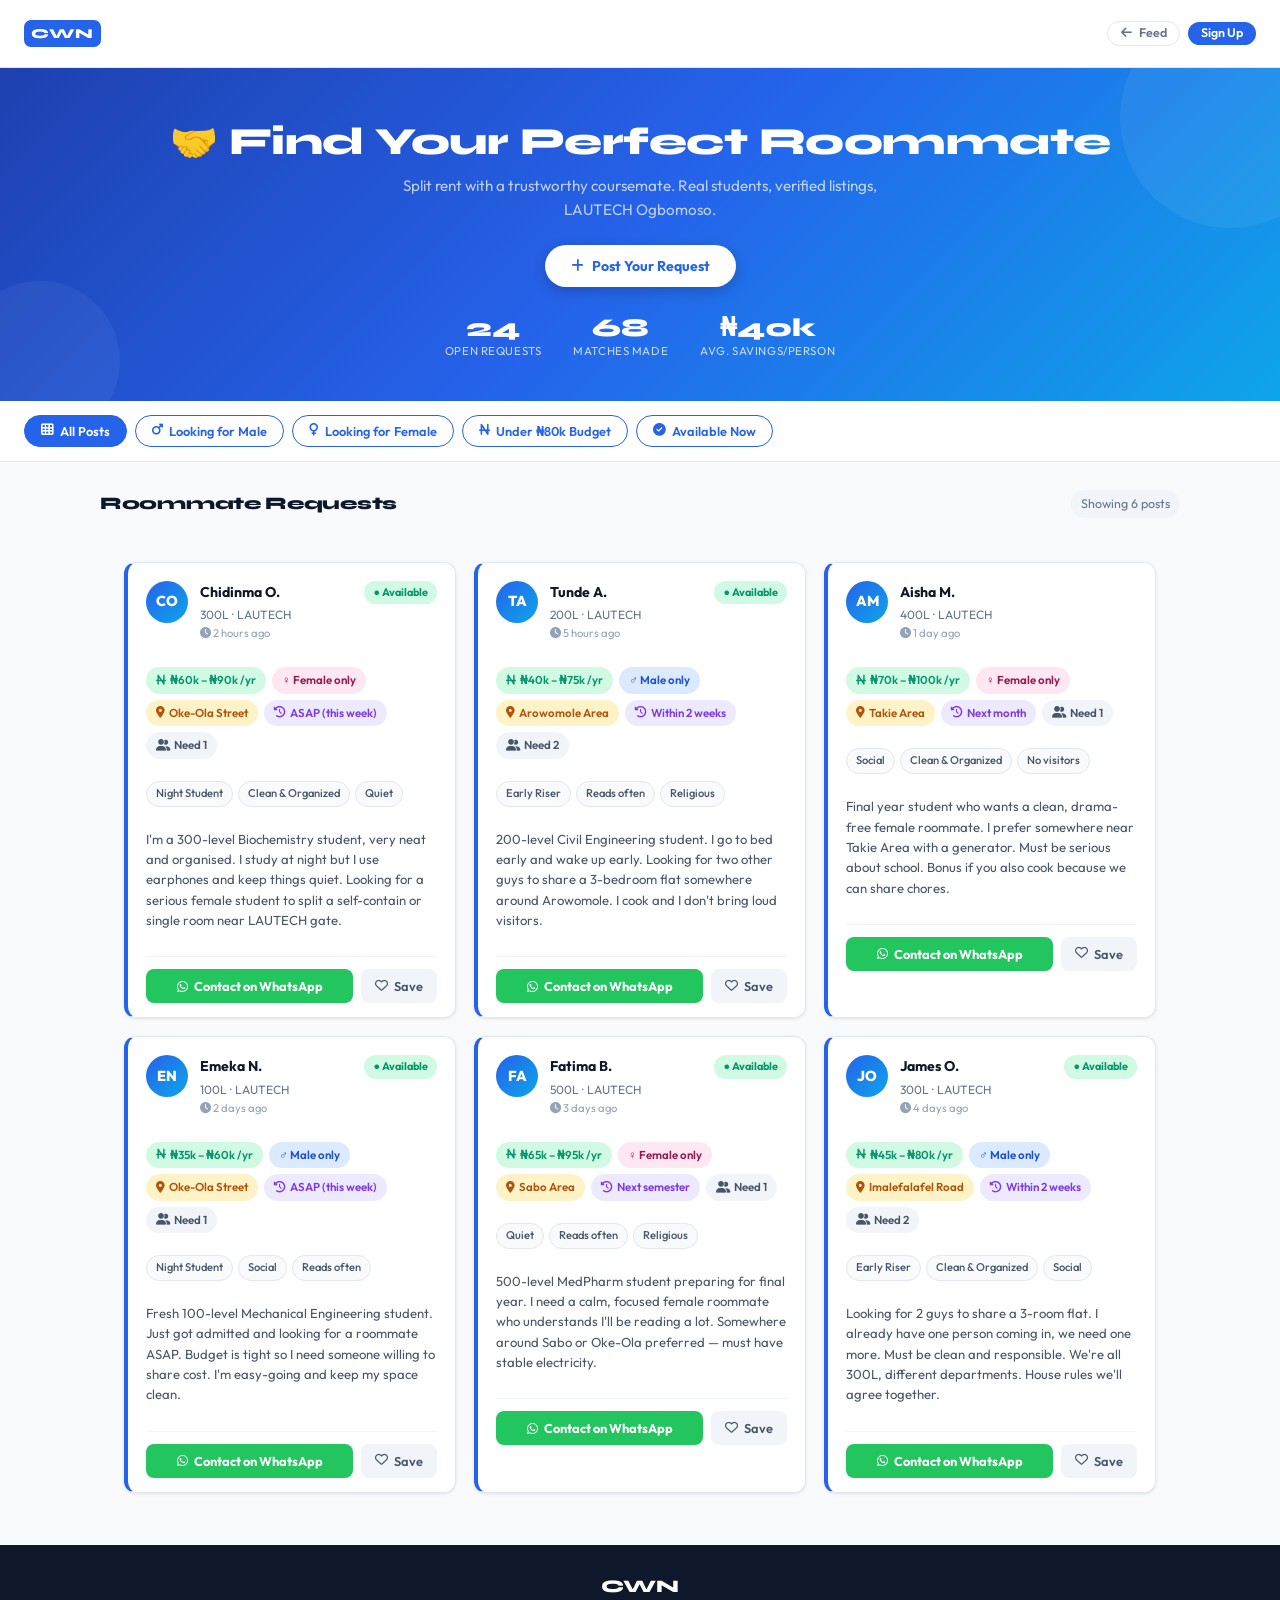
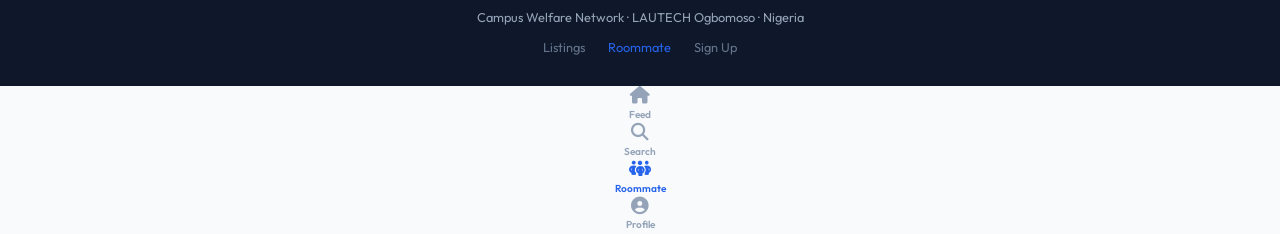
<file: roommate.html>
<!--
==========================================================
  CWN — Campus Welfare Network
  PAGE: Roommate Matching (roommate.html)
==========================================================
  WHAT THIS PAGE DOES:
  A feed of roommate-request posts where students who have
  found (or are looking for) a hostel can find others to
  split rent with. Filter by gender preference, budget,
  and availability. Post your own request via the form.

  BACKEND INTEGRATION (Supabase):
  ─────────────────────────────────
  • Fetch posts:   SELECT * FROM roommate_posts ORDER BY created_at DESC
  • Create post:   INSERT INTO roommate_posts (...) VALUES (...)
  • Save post:     INSERT INTO saved_roommate_posts (user_id, post_id) VALUES (...)
  • Filter:        WHERE gender_pref = 'female' AND budget_max <= 80000
  • Real-time:     supabase.channel('roommate_posts').on('INSERT', ...)
==========================================================
-->
<!DOCTYPE html>
<html lang="en">
<head>
  <meta charset="UTF-8"/>
  <meta name="viewport" content="width=device-width, initial-scale=1.0"/>
  <title>Find a Roommate — CWN</title>
  <link rel="stylesheet" href="styles.css"/>
  <link rel="stylesheet" href="https://cdnjs.cloudflare.com/ajax/libs/font-awesome/6.5.1/css/all.min.css"/>
  <link rel="preconnect" href="https://fonts.googleapis.com"/>
  <link href="https://fonts.googleapis.com/css2?family=Outfit:wght@400;500;600;700;800&family=Syne:wght@700;800&display=swap" rel="stylesheet"/>
  <style>
    /* ── Page-specific styles ── */
    body { background: #F8FAFC; }

    /* ── Hero ── */
    .rm-hero {
      background: linear-gradient(135deg, #1E40AF 0%, #2563EB 50%, #0EA5E9 100%);
      color: #fff;
      margin-top: var(--nav-h, 60px);
      padding: 52px 24px 40px;
      text-align: center;
      position: relative;
      overflow: hidden;
    }
    .rm-hero::before {
      content: '';
      position: absolute;
      top: -60px; right: -60px;
      width: 220px; height: 220px;
      background: rgba(255,255,255,0.06);
      border-radius: 50%;
    }
    .rm-hero::after {
      content: '';
      position: absolute;
      bottom: -40px; left: -40px;
      width: 160px; height: 160px;
      background: rgba(255,255,255,0.05);
      border-radius: 50%;
    }
    .rm-hero h1 {
      font-family: 'Syne', sans-serif;
      font-size: clamp(1.6rem, 4vw, 2.4rem);
      font-weight: 800;
      margin: 0 0 10px;
      position: relative;
      z-index: 1;
    }
    .rm-hero p {
      font-size: 0.95rem;
      opacity: 0.88;
      max-width: 480px;
      margin: 0 auto 22px;
      position: relative;
      z-index: 1;
    }
    .btn-post-request {
      display: inline-flex;
      align-items: center;
      gap: 8px;
      background: #fff;
      color: #2563EB;
      padding: 12px 26px;
      border-radius: 99px;
      font-family: 'Outfit', sans-serif;
      font-size: 0.88rem;
      font-weight: 700;
      border: none;
      cursor: pointer;
      transition: all 0.2s;
      box-shadow: 0 4px 14px rgba(0,0,0,0.2);
      position: relative;
      z-index: 1;
    }
    .btn-post-request:hover { transform: translateY(-2px); box-shadow: 0 6px 20px rgba(0,0,0,0.25); }
    .btn-post-request:active { transform: scale(0.97); }

    /* ── Stats row ── */
    .rm-stats {
      display: flex;
      justify-content: center;
      gap: 32px;
      margin-top: 28px;
      position: relative;
      z-index: 1;
      flex-wrap: wrap;
    }
    .rm-stat { text-align: center; }
    .rm-stat .num { font-family: 'Syne', sans-serif; font-size: 1.6rem; font-weight: 800; line-height: 1; }
    .rm-stat .lbl { font-size: 0.72rem; opacity: 0.75; text-transform: uppercase; letter-spacing: 0.05em; margin-top: 2px; }

    /* ── Filter bar ── */
    .rm-filter-bar {
      padding: 14px 24px;
      background: #fff;
      border-bottom: 1px solid #E2E8F0;
      display: flex;
      gap: 8px;
      overflow-x: auto;
      -webkit-overflow-scrolling: touch;
      scrollbar-width: none;
      position: sticky;
      top: 0;
      z-index: 50;
    }
    .rm-filter-bar::-webkit-scrollbar { display: none; }
    .rm-pill {
      flex-shrink: 0;
      padding: 7px 16px;
      border-radius: 99px;
      font-size: 0.8rem;
      font-weight: 600;
      cursor: pointer;
      border: 1.5px solid #2563EB;
      background: #fff;
      color: #2563EB;
      transition: all 0.18s;
      font-family: 'Outfit', sans-serif;
      display: flex;
      align-items: center;
      gap: 6px;
    }
    .rm-pill.active { background: #2563EB; color: #fff; }
    .rm-pill:hover:not(.active) { background: #EFF6FF; }

    /* ── Content area ── */
    .rm-content {
      max-width: 1120px;
      margin: 0 auto;
      padding: 28px 20px;
    }
    .rm-section-header {
      display: flex;
      align-items: center;
      justify-content: space-between;
      margin-bottom: 20px;
    }
    .rm-section-header h2 {
      font-family: 'Syne', sans-serif;
      font-size: 1.1rem;
      font-weight: 800;
      color: #0F172A;
    }
    .rm-count {
      font-size: 0.78rem;
      color: #64748B;
      background: #F1F5F9;
      padding: 4px 10px;
      border-radius: 99px;
    }

    /* ── Card Grid ── */
    .rm-grid {
      display: grid;
      grid-template-columns: repeat(3, 1fr);
      gap: 18px;
    }
    @media (max-width: 900px) { .rm-grid { grid-template-columns: repeat(2, 1fr); } }
    @media (max-width: 560px) { .rm-grid { grid-template-columns: 1fr; } }

    /* ── Roommate Card ── */
    .rm-card {
      background: #fff;
      border: 1px solid #E2E8F0;
      border-left: 4px solid #2563EB;
      border-radius: 12px;
      padding: 18px 18px 14px;
      transition: box-shadow 0.2s, transform 0.18s;
      animation: fadeUp 0.3s ease both;
    }
    .rm-card:hover {
      box-shadow: 0 6px 22px rgba(37,99,235,0.1);
      transform: translateY(-2px);
    }
    @keyframes fadeUp {
      from { opacity:0; transform: translateY(12px); }
      to { opacity:1; transform: translateY(0); }
    }
    .rm-card-head {
      display: flex;
      align-items: flex-start;
      gap: 12px;
      margin-bottom: 12px;
    }
    .rm-av {
      width: 42px;
      height: 42px;
      border-radius: 50%;
      background: linear-gradient(135deg, #2563EB, #0EA5E9);
      color: #fff;
      display: flex;
      align-items: center;
      justify-content: center;
      font-weight: 800;
      font-size: 0.9rem;
      flex-shrink: 0;
    }
    .rm-av-info { flex: 1; }
    .rm-av-name { font-weight: 700; font-size: 0.88rem; color: #0F172A; }
    .rm-av-meta { font-size: 0.75rem; color: #64748B; margin-top: 2px; }
    .rm-posted { font-size: 0.7rem; color: #94A3B8; margin-top: 1px; }

    /* ── Badge row ── */
    .rm-badges {
      display: flex;
      flex-wrap: wrap;
      gap: 6px;
      margin-bottom: 10px;
    }
    .rm-badge {
      display: inline-flex;
      align-items: center;
      gap: 4px;
      padding: 4px 10px;
      border-radius: 99px;
      font-size: 0.72rem;
      font-weight: 600;
    }
    .rm-badge-blue { background: #DBEAFE; color: #1D4ED8; }
    .rm-badge-green { background: #D1FAE5; color: #059669; }
    .rm-badge-amber { background: #FEF3C7; color: #B45309; }
    .rm-badge-purple { background: #EDE9FE; color: #7C3AED; }
    .rm-badge-pink { background: #FCE7F3; color: #9D174D; }
    .rm-badge-gray { background: #F1F5F9; color: #475569; }

    /* ── Lifestyle tags ── */
    .rm-lifestyle {
      display: flex;
      flex-wrap: wrap;
      gap: 5px;
      margin-bottom: 10px;
    }
    .rm-tag {
      padding: 3px 9px;
      background: #F8FAFC;
      border: 1.5px solid #E2E8F0;
      border-radius: 99px;
      font-size: 0.7rem;
      color: #475569;
      font-weight: 500;
    }

    /* ── Description ── */
    .rm-desc {
      font-size: 0.82rem;
      color: #475569;
      line-height: 1.55;
      margin-bottom: 14px;
    }

    /* ── Card footer ── */
    .rm-card-footer {
      display: flex;
      gap: 8px;
      border-top: 1px solid #F1F5F9;
      padding-top: 12px;
    }
    .btn-wa {
      flex: 1;
      padding: 9px 0;
      background: #22C55E;
      color: #fff;
      border: none;
      border-radius: 8px;
      font-family: 'Outfit', sans-serif;
      font-size: 0.8rem;
      font-weight: 700;
      cursor: pointer;
      display: flex;
      align-items: center;
      justify-content: center;
      gap: 6px;
      transition: background 0.18s;
    }
    .btn-wa:hover { background: #16A34A; }
    .btn-save {
      padding: 9px 14px;
      background: #F1F5F9;
      color: #475569;
      border: none;
      border-radius: 8px;
      font-family: 'Outfit', sans-serif;
      font-size: 0.8rem;
      font-weight: 600;
      cursor: pointer;
      display: flex;
      align-items: center;
      gap: 6px;
      transition: all 0.18s;
    }
    .btn-save:hover { background: #EFF6FF; color: #2563EB; }
    .btn-save.saved { background: #EFF6FF; color: #2563EB; }
    .btn-save.saved i { color: #2563EB; }

    /* ── Empty state ── */
    .rm-empty {
      text-align: center;
      padding: 60px 20px;
      color: #94A3B8;
    }
    .rm-empty i { font-size: 3rem; margin-bottom: 14px; }
    .rm-empty p { font-size: 0.9rem; }

    /* ── Post Form Panel ── */
    .rm-form-section {
      max-width: 680px;
      margin: 0 auto 60px;
      display: none;
    }
    .rm-form-section.open { display: block; animation: slideDown 0.25s ease; }
    @keyframes slideDown {
      from { opacity:0; transform:translateY(-10px); }
      to { opacity:1; transform:translateY(0); }
    }
    .form-card {
      background: #fff;
      border: 1px solid #E2E8F0;
      border-radius: 16px;
      padding: 28px 28px 32px;
      box-shadow: 0 4px 20px rgba(37,99,235,0.06);
    }
    .form-card h2 {
      font-family: 'Syne', sans-serif;
      font-size: 1.15rem;
      font-weight: 800;
      color: #0F172A;
      margin: 0 0 6px;
      display: flex;
      align-items: center;
      gap: 10px;
    }
    .form-card h2 i { color: #2563EB; }
    .form-card .form-sub { font-size: 0.8rem; color: #64748B; margin-bottom: 22px; }
    .form-row { display: grid; grid-template-columns: 1fr 1fr; gap: 14px; }
    @media (max-width: 560px) { .form-row { grid-template-columns: 1fr; } }
    .fgroup { margin-bottom: 16px; }
    .fgroup label { display: block; font-size: 0.8rem; font-weight: 600; color: #374151; margin-bottom: 6px; }
    .fgroup input,
    .fgroup select,
    .fgroup textarea {
      width: 100%;
      height: 42px;
      padding: 0 12px;
      border: 1.5px solid #E2E8F0;
      border-radius: 8px;
      font-family: 'Outfit', sans-serif;
      font-size: 0.85rem;
      color: #0F172A;
      background: #fff;
      transition: border-color 0.2s, box-shadow 0.2s;
      box-sizing: border-box;
      outline: none;
    }
    .fgroup textarea { height: 88px; padding: 10px 12px; resize: vertical; }
    .fgroup input:focus, .fgroup select:focus, .fgroup textarea:focus {
      border-color: #2563EB;
      box-shadow: 0 0 0 3px rgba(37,99,235,0.1);
    }
    .fgroup .err { font-size: 0.74rem; color: #DC2626; margin-top: 4px; display: none; }
    .fgroup.has-err input, .fgroup.has-err select, .fgroup.has-err textarea { border-color: #DC2626; }
    .fgroup.has-err .err { display: block; }

    /* ── Lifestyle checkbox group ── */
    .lifestyle-group {
      display: flex;
      flex-wrap: wrap;
      gap: 8px;
    }
    .ls-item {
      display: flex;
      align-items: center;
      gap: 6px;
      padding: 7px 12px;
      background: #F8FAFC;
      border: 1.5px solid #E2E8F0;
      border-radius: 8px;
      font-size: 0.8rem;
      color: #374151;
      cursor: pointer;
      transition: all 0.15s;
    }
    .ls-item input { width: auto; height: auto; accent-color: #2563EB; }
    .ls-item:has(input:checked) { background: #EFF6FF; border-color: #2563EB; color: #2563EB; }

    .btn-submit {
      width: 100%;
      padding: 13px;
      background: #2563EB;
      color: #fff;
      border: none;
      border-radius: 10px;
      font-family: 'Outfit', sans-serif;
      font-size: 0.9rem;
      font-weight: 700;
      cursor: pointer;
      margin-top: 20px;
      transition: background 0.18s, transform 0.1s;
      display: flex;
      align-items: center;
      justify-content: center;
      gap: 8px;
    }
    .btn-submit:hover { background: #1D4ED8; }
    .btn-submit:active { transform: scale(0.98); }
    .success-msg {
      display: none;
      margin-top: 14px;
      padding: 14px 16px;
      background: #D1FAE5;
      border: 1px solid #6EE7B7;
      border-radius: 8px;
      color: #065F46;
      font-weight: 600;
      font-size: 0.85rem;
      text-align: center;
      animation: fadeUp 0.3s ease;
    }

    /* ── Responsive ── */
    @media (max-width: 560px) {
      .form-card { padding: 20px 16px 24px; }
      .rm-hero { padding: 36px 16px 30px; }
      .rm-stats { gap: 20px; }
    }
  </style>
</head>
<body>

  <!-- Navbar -->
  <nav class="navbar">
<a href="index.html" class="nav-logo">
      <span class="logo-box">CWN</span>
    
    </a>
    <div style="flex:1;"></div>
    <div class="nav-actions">
      <a href="index (1).html" class="btn btn-ghost btn-sm">
        <i class="fa fa-arrow-left"></i> Feed
      </a>
      <a href="signup.html" class="btn btn-primary btn-sm">Sign Up</a>
    </div>
  </nav>

  <!-- Hero -->
  <section class="rm-hero">
    <h1>🤝 Find Your Perfect Roommate</h1>
    <p>Split rent with a trustworthy coursemate. Real students, verified listings, LAUTECH Ogbomoso.</p>
    <button class="btn-post-request" id="btnPostRequest">
      <i class="fa fa-plus"></i> Post Your Request
    </button>
    <div class="rm-stats">
      <div class="rm-stat"><div class="num">24</div><div class="lbl">Open Requests</div></div>
      <div class="rm-stat"><div class="num">68</div><div class="lbl">Matches Made</div></div>
      <div class="rm-stat"><div class="num">₦40k</div><div class="lbl">Avg. Savings/Person</div></div>
    </div>
  </section>

  <!-- Filter Bar -->
  <div class="rm-filter-bar" id="filterBar">
    <button class="rm-pill active" data-filter="all"><i class="fa fa-th"></i> All Posts</button>
    <button class="rm-pill" data-filter="male"><i class="fa fa-mars"></i> Looking for Male</button>
    <button class="rm-pill" data-filter="female"><i class="fa fa-venus"></i> Looking for Female</button>
    <button class="rm-pill" data-filter="budget"><i class="fa fa-naira-sign"></i> Under ₦80k Budget</button>
    <button class="rm-pill" data-filter="available"><i class="fa fa-circle-check"></i> Available Now</button>
  </div>

  <!-- Content -->
  <div class="rm-content">

    <!-- Post Form (hidden by default) -->
    <div class="rm-form-section" id="rmFormSection">
      <div class="form-card" id="rmFormCard">
        <h2><i class="fa fa-pen-to-square"></i> Post a Roommate Request</h2>
        <div class="form-sub">Students looking for the same hostel can reach you directly on WhatsApp.</div>

        <div class="form-row">
          <div class="fgroup" id="fg-budgetMin">
            <label>Min Budget (₦/yr) *</label>
            <input type="number" id="f-budgetMin" placeholder="e.g. 50000"/>
            <div class="err">Please enter a minimum budget</div>
          </div>
          <div class="fgroup" id="fg-budgetMax">
            <label>Max Budget (₦/yr) *</label>
            <input type="number" id="f-budgetMax" placeholder="e.g. 90000"/>
            <div class="err">Please enter a maximum budget</div>
          </div>
        </div>

        <div class="form-row">
          <div class="fgroup" id="fg-area">
            <label>Preferred Area / Street *</label>
            <input type="text" id="f-area" placeholder="e.g. Oke-Ola Street"/>
            <div class="err">Please enter a preferred area</div>
          </div>
          <div class="fgroup" id="fg-timeline">
            <label>Move-In Timeline *</label>
            <select id="f-timeline">
              <option value="">Select timeline</option>
              <option>ASAP (this week)</option>
              <option>Within 2 weeks</option>
              <option>Next month</option>
              <option>Next semester</option>
              <option>Flexible</option>
            </select>
            <div class="err">Please select a timeline</div>
          </div>
        </div>

        <div class="form-row">
          <div class="fgroup" id="fg-gender">
            <label>Gender Preference *</label>
            <select id="f-gender">
              <option value="">Select preference</option>
              <option value="male">Male only</option>
              <option value="female">Female only</option>
              <option value="any">No preference</option>
            </select>
            <div class="err">Please select a gender preference</div>
          </div>
          <div class="fgroup">
            <label>Number of Roommates Needed</label>
            <select id="f-count">
              <option>1</option>
              <option>2</option>
              <option>3+</option>
            </select>
          </div>
        </div>

        <div class="fgroup">
          <label>Your Lifestyle (tick all that apply)</label>
          <div class="lifestyle-group">
            <label class="ls-item"><input type="checkbox" value="Night Student"/> 🌙 Night Student</label>
            <label class="ls-item"><input type="checkbox" value="Early Riser"/> 🌅 Early Riser</label>
            <label class="ls-item"><input type="checkbox" value="Clean &amp; Organized"/> 🧹 Clean & Organized</label>
            <label class="ls-item"><input type="checkbox" value="Quiet"/> 🤫 Quiet</label>
            <label class="ls-item"><input type="checkbox" value="Social"/> 😄 Social</label>
            <label class="ls-item"><input type="checkbox" value="Reads often"/> 📚 Reads Often</label>
            <label class="ls-item"><input type="checkbox" value="No visitors"/> 🚫 No Visitors Policy</label>
            <label class="ls-item"><input type="checkbox" value="Religious"/> 🙏 Religious</label>
          </div>
        </div>

        <div class="fgroup" id="fg-desc">
          <label>Tell us about yourself (optional)</label>
          <textarea id="f-desc" placeholder="e.g. I'm a 300-level MechEng student, very neat, I cook at home, I study late but I use earphones. Looking for someone with similar vibe."></textarea>
        </div>

        <div class="fgroup" id="fg-phone">
          <label>Your WhatsApp Number *</label>
          <input type="tel" id="f-phone" placeholder="e.g. 08031234567"/>
          <div class="err">Please enter a valid phone number</div>
        </div>

        <button class="btn-submit" onclick="submitRoommatePost()">
          <i class="fa fa-paper-plane"></i> Post Request
        </button>
        <div class="success-msg" id="formSuccess">
          <i class="fa fa-circle-check"></i> Your roommate request has been posted! Students will reach you on WhatsApp.
        </div>
      </div>
    </div>

    <!-- Feed header -->
    <div class="rm-section-header">
      <h2>Roommate Requests</h2>
      <span class="rm-count" id="rmCount">Showing all posts</span>
    </div>

    <!-- Grid -->
    <div class="rm-grid" id="rmGrid"></div>
  </div>

  <!-- Footer -->
  <footer style="background:#0F172A;color:#94A3B8;text-align:center;padding:28px 20px;font-size:0.8rem;">
    <div style="font-family:'Syne',sans-serif;font-size:1.1rem;font-weight:800;color:#fff;margin-bottom:6px;">CWN</div>
    <div>Campus Welfare Network · LAUTECH Ogbomoso · Nigeria</div>
    <div style="margin-top:10px;">
      <a href="index (1).html" style="color:#64748B;text-decoration:none;margin:0 10px;">Listings</a>
      <a href="roommate.html" style="color:#2563EB;text-decoration:none;margin:0 10px;">Roommate</a>
      <a href="signup.html" style="color:#64748B;text-decoration:none;margin:0 10px;">Sign Up</a>
    </div>
  </footer>

  <!-- Mobile bottom nav -->
  <nav class="mobile-bottom-nav">
    <a href="index (1).html" class="mob-nav-item">
      <i class="fa fa-house"></i><span>Feed</span>
    </a>
    <a href="index (1).html" class="mob-nav-item">
      <i class="fa fa-magnifying-glass"></i><span>Search</span>
    </a>
    <a href="roommate.html" class="mob-nav-item active">
      <i class="fa fa-people-group"></i><span>Roommate</span>
    </a>
    <a href="signup.html" class="mob-nav-item">
      <i class="fa fa-circle-user"></i><span>Profile</span>
    </a>
  </nav>

<script>
// ── Sample Data ──────────────────────────────────────────────
const POSTS = [
  {
    id: 1,
    initials: "CO",
    name: "Chidinma O.",
    level: "300L",
    campus: "LAUTECH",
    posted: "2 hours ago",
    budgetMin: 60000,
    budgetMax: 90000,
    area: "Oke-Ola Street",
    timeline: "ASAP (this week)",
    genderPref: "female",
    roommatesNeeded: 1,
    lifestyle: ["Night Student", "Clean & Organized", "Quiet"],
    desc: "I'm a 300-level Biochemistry student, very neat and organised. I study at night but I use earphones and keep things quiet. Looking for a serious female student to split a self-contain or single room near LAUTECH gate.",
    phone: "08031112233",
    available: true
  },
  {
    id: 2,
    initials: "TA",
    name: "Tunde A.",
    level: "200L",
    campus: "LAUTECH",
    posted: "5 hours ago",
    budgetMin: 40000,
    budgetMax: 75000,
    area: "Arowomole Area",
    timeline: "Within 2 weeks",
    genderPref: "male",
    roommatesNeeded: 2,
    lifestyle: ["Early Riser", "Reads often", "Religious"],
    desc: "200-level Civil Engineering student. I go to bed early and wake up early. Looking for two other guys to share a 3-bedroom flat somewhere around Arowomole. I cook and I don't bring loud visitors.",
    phone: "08054443322",
    available: true
  },
  {
    id: 3,
    initials: "AM",
    name: "Aisha M.",
    level: "400L",
    campus: "LAUTECH",
    posted: "1 day ago",
    budgetMin: 70000,
    budgetMax: 100000,
    area: "Takie Area",
    timeline: "Next month",
    genderPref: "female",
    roommatesNeeded: 1,
    lifestyle: ["Social", "Clean & Organized", "No visitors"],
    desc: "Final year student who wants a clean, drama-free female roommate. I prefer somewhere near Takie Area with a generator. Must be serious about school. Bonus if you also cook because we can share chores.",
    phone: "07065556677",
    available: false
  },
  {
    id: 4,
    initials: "EN",
    name: "Emeka N.",
    level: "100L",
    campus: "LAUTECH",
    posted: "2 days ago",
    budgetMin: 35000,
    budgetMax: 60000,
    area: "Oke-Ola Street",
    timeline: "ASAP (this week)",
    genderPref: "male",
    roommatesNeeded: 1,
    lifestyle: ["Night Student", "Social", "Reads often"],
    desc: "Fresh 100-level Mechanical Engineering student. Just got admitted and looking for a roommate ASAP. Budget is tight so I need someone willing to share cost. I'm easy-going and keep my space clean.",
    phone: "09047778899",
    available: true
  },
  {
    id: 5,
    initials: "FA",
    name: "Fatima B.",
    level: "500L",
    campus: "LAUTECH",
    posted: "3 days ago",
    budgetMin: 65000,
    budgetMax: 95000,
    area: "Sabo Area",
    timeline: "Next semester",
    genderPref: "female",
    roommatesNeeded: 1,
    lifestyle: ["Quiet", "Reads often", "Religious"],
    desc: "500-level MedPharm student preparing for final year. I need a calm, focused female roommate who understands I'll be reading a lot. Somewhere around Sabo or Oke-Ola preferred — must have stable electricity.",
    phone: "08029990011",
    available: true
  },
  {
    id: 6,
    initials: "JO",
    name: "James O.",
    level: "300L",
    campus: "LAUTECH",
    posted: "4 days ago",
    budgetMin: 45000,
    budgetMax: 80000,
    area: "Imalefalafel Road",
    timeline: "Within 2 weeks",
    genderPref: "male",
    roommatesNeeded: 2,
    lifestyle: ["Early Riser", "Clean & Organized", "Social"],
    desc: "Looking for 2 guys to share a 3-room flat. I already have one person coming in, we need one more. Must be clean and responsible. We're all 300L, different departments. House rules we'll agree together.",
    phone: "08116661122",
    available: true
  }
];

// ── Filter state ─────────────────────────────────────────────
let activeFilter = "all";

// ── Render cards ─────────────────────────────────────────────
function renderPosts(posts) {
  const grid = document.getElementById("rmGrid");
  grid.innerHTML = "";

  if (!posts.length) {
    grid.innerHTML = `<div class="rm-empty" style="grid-column:1/-1;">
      <i class="fa fa-people-arrows"></i>
      <p>No roommate posts match your filter.</p>
    </div>`;
    document.getElementById("rmCount").textContent = "0 posts found";
    return;
  }

  document.getElementById("rmCount").textContent = `Showing ${posts.length} post${posts.length===1?'':'s'}`;

  posts.forEach((p, i) => {
    const budgetLabel = `₦${(p.budgetMin/1000).toFixed(0)}k – ₦${(p.budgetMax/1000).toFixed(0)}k /yr`;
    const genderLabel = p.genderPref === "male" ? "♂ Male only" : p.genderPref === "female" ? "♀ Female only" : "Any gender";
    const genderClass = p.genderPref === "male" ? "rm-badge-blue" : p.genderPref === "female" ? "rm-badge-pink" : "rm-badge-gray";

    const lifestyleTags = p.lifestyle.map(t => `<span class="rm-tag">${t}</span>`).join("");
    const savedKey = `rm-saved-${p.id}`;
    const isSaved = localStorage.getItem(savedKey) === "1";

    const card = document.createElement("div");
    card.className = "rm-card";
    card.style.animationDelay = `${i * 0.05}s`;
    card.innerHTML = `
      <div class="rm-card-head">
        <div class="rm-av">${p.initials}</div>
        <div class="rm-av-info">
          <div class="rm-av-name">${p.name}</div>
          <div class="rm-av-meta">${p.level} · ${p.campus}</div>
          <div class="rm-posted"><i class="fa fa-clock" style="color:#94A3B8;"></i> ${p.posted}</div>
        </div>
        ${p.available ? '<span style="background:#D1FAE5;color:#059669;font-size:0.68rem;font-weight:700;padding:3px 9px;border-radius:99px;flex-shrink:0;">● Available</span>' : ''}
      </div>
      <div class="rm-badges">
        <span class="rm-badge rm-badge-green"><i class="fa fa-naira-sign"></i> ${budgetLabel}</span>
        <span class="rm-badge ${genderClass}">${genderLabel}</span>
        <span class="rm-badge rm-badge-amber"><i class="fa fa-location-dot"></i> ${p.area}</span>
        <span class="rm-badge rm-badge-purple"><i class="fa fa-clock-rotate-left"></i> ${p.timeline}</span>
        <span class="rm-badge rm-badge-gray"><i class="fa fa-user-group"></i> Need ${p.roommatesNeeded}</span>
      </div>
      <div class="rm-lifestyle">${lifestyleTags}</div>
      <div class="rm-desc">${p.desc}</div>
      <div class="rm-card-footer">
        <button class="btn-wa" onclick="contactWA('${p.phone}','${p.name}','${p.area}')">
          <i class="fa-brands fa-whatsapp"></i> Contact on WhatsApp
        </button>
        <button class="btn-save ${isSaved?'saved':''}" id="save-${p.id}" onclick="toggleSave(${p.id})">
          <i class="fa${isSaved?'-solid':'-regular'} fa-heart"></i> ${isSaved?'Saved':'Save'}
        </button>
      </div>
    `;
    grid.appendChild(card);
  });
}

// ── Filter logic ─────────────────────────────────────────────
function applyFilter(filter) {
  activeFilter = filter;
  let filtered = [...POSTS];
  if (filter === "male") filtered = POSTS.filter(p => p.genderPref === "male");
  else if (filter === "female") filtered = POSTS.filter(p => p.genderPref === "female");
  else if (filter === "budget") filtered = POSTS.filter(p => p.budgetMax <= 80000);
  else if (filter === "available") filtered = POSTS.filter(p => p.available);
  renderPosts(filtered);
}

document.querySelectorAll(".rm-pill").forEach(pill => {
  pill.addEventListener("click", () => {
    document.querySelectorAll(".rm-pill").forEach(p => p.classList.remove("active"));
    pill.classList.add("active");
    applyFilter(pill.dataset.filter);
  });
});

// ── Save / Unsave ─────────────────────────────────────────────
function toggleSave(id) {
  const key = `rm-saved-${id}`;
  const btn = document.getElementById(`save-${id}`);
  const saved = localStorage.getItem(key) === "1";
  if (saved) {
    localStorage.removeItem(key);
    btn.className = "btn-save";
    btn.innerHTML = `<i class="fa-regular fa-heart"></i> Save`;
  } else {
    localStorage.setItem(key, "1");
    btn.className = "btn-save saved";
    btn.innerHTML = `<i class="fa-solid fa-heart"></i> Saved`;
  }
}

// ── WhatsApp contact ──────────────────────────────────────────
function contactWA(phone, name, area) {
  const clean = phone.replace(/\D/g, "");
  const num = clean.startsWith("0") ? "234" + clean.slice(1) : clean;
  const msg = encodeURIComponent(`Hi ${name}! I saw your roommate request on CWN for a place around ${area}. I'm interested — can we talk? 😊`);
  window.open(`https://wa.me/${num}?text=${msg}`, "_blank");
}

// ── Post Your Request toggle ──────────────────────────────────
document.getElementById("btnPostRequest").addEventListener("click", () => {
  const section = document.getElementById("rmFormSection");
  section.classList.toggle("open");
  if (section.classList.contains("open")) {
    setTimeout(() => section.scrollIntoView({ behavior:"smooth", block:"start" }), 80);
  }
});

// ── Form submission ───────────────────────────────────────────
function submitRoommatePost() {
  let valid = true;

  // Validate required fields
  const checks = [
    { id:"fg-budgetMin", val:"f-budgetMin" },
    { id:"fg-budgetMax", val:"f-budgetMax" },
    { id:"fg-area", val:"f-area" },
    { id:"fg-timeline", val:"f-timeline" },
    { id:"fg-gender", val:"f-gender" },
    { id:"fg-phone", val:"f-phone" },
  ];

  checks.forEach(c => {
    const fg = document.getElementById(c.id);
    const input = document.getElementById(c.val);
    if (!input.value.trim()) {
      fg.classList.add("has-err");
      valid = false;
    } else {
      fg.classList.remove("has-err");
    }
  });

  // Phone validation
  const phone = document.getElementById("f-phone").value.trim();
  if (phone && !/^[0-9+\s\-]{9,14}$/.test(phone)) {
    document.getElementById("fg-phone").classList.add("has-err");
    valid = false;
  }

  if (!valid) return;

  // Success
  const msg = document.getElementById("formSuccess");
  msg.style.display = "block";
  msg.scrollIntoView({ behavior:"smooth", block:"nearest" });

  // Inject new post at top (simulated)
  const lifestyleTags = [...document.querySelectorAll(".lifestyle-group input:checked")].map(i => i.value);
  const newPost = {
    id: POSTS.length + 1,
    initials: "ME",
    name: "You",
    level: "Student",
    campus: "LAUTECH",
    posted: "Just now",
    budgetMin: parseInt(document.getElementById("f-budgetMin").value) || 0,
    budgetMax: parseInt(document.getElementById("f-budgetMax").value) || 0,
    area: document.getElementById("f-area").value,
    timeline: document.getElementById("f-timeline").value,
    genderPref: document.getElementById("f-gender").value,
    roommatesNeeded: parseInt(document.getElementById("f-count").value) || 1,
    lifestyle: lifestyleTags,
    desc: document.getElementById("f-desc").value || "Looking for a good roommate!",
    phone: document.getElementById("f-phone").value,
    available: true
  };
  POSTS.unshift(newPost);

  setTimeout(() => {
    msg.style.display = "none";
    document.getElementById("rmFormSection").classList.remove("open");
    renderPosts(POSTS);
    document.getElementById("rmGrid").scrollIntoView({ behavior:"smooth" });
  }, 2500);
}

// ── Init ──────────────────────────────────────────────────────
renderPosts(POSTS);
</script>
</body>
</html>
</file>
<file: styles.css>
/*
  CWN — Campus Welfare Network
  Shared Stylesheet (styles.css)
  ================================
  To connect to a real backend later:
  1. Replace all hardcoded JS data arrays with fetch() calls to your API
  2. Update form actions to POST to your backend endpoints
  3. Replace localStorage saves with authenticated user API calls
  4. Supabase integration: use supabase-js client in each page's <script> block
*/

@import url('https://fonts.googleapis.com/css2?family=Outfit:wght@300;400;500;600;700;800;900&family=Syne:wght@700;800;900&display=swap');

/* ===================== CSS VARIABLES ===================== */
:root {
  --blue:        #2563EB;
  --blue-dark:   #1D4ED8;
  --blue-light:  #0EA5E9;
  --blue-tint:   #EFF6FF;
  --blue-mid:    #DBEAFE;
  --dark:        #0F172A;
  --bg:          #F8FAFC;
  --card:        #FFFFFF;
  --border:      #E2E8F0;
  --green:       #10B981;
  --green-tint:  #ECFDF5;
  --amber:       #F59E0B;
  --amber-tint:  #FFFBEB;
  --red:         #EF4444;
  --red-tint:    #FEF2F2;
  --gray:        #64748B;
  --gray-light:  #94A3B8;
  --gray-xlight: #CBD5E1;
  --font-body:   'Outfit', sans-serif;
  --font-display:'Syne', sans-serif;
  --radius-xs:   6px;
  --radius-sm:   10px;
  --radius:      14px;
  --radius-lg:   20px;
  --radius-xl:   24px;
  --shadow-xs:   0 1px 2px rgba(0,0,0,0.05);
  --shadow-sm:   0 1px 4px rgba(0,0,0,0.07), 0 1px 2px rgba(0,0,0,0.04);
  --shadow:      0 2px 10px rgba(0,0,0,0.08), 0 1px 3px rgba(0,0,0,0.05);
  --shadow-md:   0 6px 20px rgba(0,0,0,0.1);
  --shadow-blue: 0 8px 28px rgba(37,99,235,0.25);
  --nav-h:       68px;
  --mob-nav-h:   62px;
  --t:           0.2s ease;
}

/* ===================== RESET ===================== */
*,*::before,*::after{margin:0;padding:0;box-sizing:border-box}
html{scroll-behavior:smooth;-webkit-text-size-adjust:100%}
body{font-family:var(--font-body);background:var(--bg);color:var(--dark);line-height:1.6;-webkit-font-smoothing:antialiased;-moz-osx-font-smoothing:grayscale}
a{text-decoration:none;color:inherit}
img,video{max-width:100%;display:block}
button,input,select,textarea{font-family:var(--font-body);font-size:inherit}
button{cursor:pointer;border:none;background:none}
ul{list-style:none}

/* ===================== SCROLLBAR ===================== */
::-webkit-scrollbar{width:5px;height:5px}
::-webkit-scrollbar-track{background:transparent}
::-webkit-scrollbar-thumb{background:var(--border);border-radius:3px}
::-webkit-scrollbar-thumb:hover{background:var(--gray-xlight)}

/* ===================== TYPOGRAPHY ===================== */
.display{font-family:var(--font-display);font-weight:800}
h1{font-size:clamp(1.75rem,4vw,2.6rem);font-weight:800;line-height:1.15;letter-spacing:-0.5px}
h2{font-size:clamp(1.25rem,3vw,1.8rem);font-weight:700;line-height:1.25;letter-spacing:-0.3px}
h3{font-size:1.1rem;font-weight:700;line-height:1.3}
h4{font-size:0.95rem;font-weight:600}
p{color:var(--gray);font-size:0.9rem}

/* ===================== NAVBAR ===================== */
.navbar{
  position:fixed;top:0;left:0;right:0;
  height:var(--nav-h);
  background:rgba(255,255,255,0.96);
  backdrop-filter:blur(16px);
  -webkit-backdrop-filter:blur(16px);
  border-bottom:1px solid var(--border);
  z-index:200;
  display:flex;align-items:center;
  padding:0 1.5rem;gap:1rem;
}
.nav-logo{
  display:flex;align-items:center;gap:0.4rem;
  font-family:var(--font-display);font-size:1.5rem;font-weight:800;
  color:var(--blue);letter-spacing:-1px;flex-shrink:0;
}
.nav-logo .logo-box{
  background:var(--blue);color:white;
  padding:3px 7px;border-radius:7px;
  font-size:0.85rem;letter-spacing:0.5px;font-weight:900;
}
.nav-search{flex:1;max-width:420px;margin:0 auto;position:relative}
.nav-search input{
  width:100%;height:42px;
  border:1.5px solid var(--border);
  border-radius:100px;padding:0 1rem 0 2.75rem;
  font-size:0.875rem;background:var(--bg);
  transition:var(--t);outline:none;color:var(--dark);
}
.nav-search input:focus{
  border-color:var(--blue);background:white;
  box-shadow:0 0 0 3px rgba(37,99,235,0.1);
}
.nav-search input::placeholder{color:var(--gray-light)}
.nav-search .si{
  position:absolute;left:0.875rem;top:50%;transform:translateY(-50%);
  color:var(--gray-light);font-size:0.8rem;pointer-events:none;
}
.nav-actions{display:flex;align-items:center;gap:0.5rem;flex-shrink:0}

/* mobile search row */
.mobile-search{
  display:none;
  padding:0.625rem 1rem;
  background:white;
  border-bottom:1px solid var(--border);
  position:sticky;top:var(--nav-h);z-index:190;
}
.mobile-search .nav-search{max-width:100%;margin:0}

/* ===================== BUTTONS ===================== */
.btn{
  display:inline-flex;align-items:center;justify-content:center;gap:0.4rem;
  padding:0.5rem 1.25rem;border-radius:100px;
  font-size:0.875rem;font-weight:600;
  transition:var(--t);cursor:pointer;border:none;line-height:1;
}
.btn:active{transform:scale(0.97)}
.btn-primary{background:var(--blue);color:white}
.btn-primary:hover{background:var(--blue-dark);box-shadow:var(--shadow-blue)}
.btn-outline{background:transparent;color:var(--blue);border:1.5px solid var(--blue)}
.btn-outline:hover{background:var(--blue-tint)}
.btn-ghost{background:transparent;color:var(--gray);border:1.5px solid var(--border)}
.btn-ghost:hover{background:var(--bg);color:var(--dark)}
.btn-green{background:var(--green);color:white}
.btn-green:hover{background:#059669}
.btn-white{background:white;color:var(--blue);font-weight:700}
.btn-white:hover{background:var(--blue-tint)}
.btn-sm{padding:0.3rem 0.8rem;font-size:0.78rem}
.btn-lg{padding:0.75rem 2rem;font-size:1rem}
.btn-xl{padding:0.9rem 2.5rem;font-size:1.05rem;border-radius:var(--radius-sm)}
.btn-full{width:100%}
.btn-square{padding:0.5rem;aspect-ratio:1;border-radius:var(--radius-sm)}

/* ===================== FILTER BAR ===================== */
.filter-bar{
  padding:0.75rem 1.5rem;
  display:flex;gap:0.5rem;
  overflow-x:auto;scrollbar-width:none;-ms-overflow-style:none;
  border-bottom:1px solid var(--border);
  background:white;
  position:sticky;top:calc(var(--nav-h));z-index:180;
}
.filter-bar::-webkit-scrollbar{display:none}
.pill{
  display:inline-flex;align-items:center;gap:0.3rem;
  padding:0.4rem 1rem;border-radius:100px;
  font-size:0.8rem;font-weight:600;white-space:nowrap;
  cursor:pointer;border:1.5px solid var(--blue);
  color:var(--blue);background:white;transition:var(--t);
}
.pill.active{background:var(--blue);color:white}
.pill:hover:not(.active){background:var(--blue-tint)}

/* ===================== STATS BAR ===================== */
.stats-bar{
  display:grid;grid-template-columns:repeat(3,1fr);gap:1rem;
  padding:1rem 1.5rem;background:white;
  border-bottom:1px solid var(--border);
}
.stat-card{
  background:var(--blue-tint);border-radius:var(--radius);
  padding:0.875rem 1rem;text-align:center;
  border:1px solid var(--blue-mid);
}
.stat-num{
  font-size:1.8rem;font-weight:900;color:var(--blue);
  line-height:1;font-family:var(--font-display);
}
.stat-lbl{font-size:0.72rem;color:var(--gray);margin-top:0.25rem;font-weight:500}

/* ===================== LISTING GRID ===================== */
.feed-wrap{padding:1.5rem}
.listings-grid{
  display:grid;
  grid-template-columns:repeat(3,1fr);
  gap:1.25rem;
}
.no-results{
  grid-column:1/-1;text-align:center;
  padding:4rem 2rem;color:var(--gray-light);
}
.no-results i{font-size:3rem;margin-bottom:1rem;display:block;color:var(--border)}
.no-results h3{color:var(--gray);font-size:1rem}

/* ===================== LISTING CARD ===================== */
.l-card{
  background:var(--card);border-radius:var(--radius-lg);
  overflow:hidden;
  box-shadow:var(--shadow-sm);
  border:1px solid var(--border);
  transition:transform 0.25s ease,box-shadow 0.25s ease;
  display:flex;flex-direction:column;
}
.l-card:hover{transform:translateY(-4px);box-shadow:var(--shadow-md)}

.card-media{
  position:relative;height:215px;overflow:hidden;
  cursor:pointer;flex-shrink:0;
}
.card-media img{
  width:100%;height:100%;object-fit:cover;
  transition:transform 0.4s ease;display:block;
}
.l-card:hover .card-media img{transform:scale(1.06)}
.media-grad{
  position:absolute;bottom:0;left:0;right:0;
  height:60%;
  background:linear-gradient(to top,rgba(0,0,0,0.82),transparent);
  z-index:2;pointer-events:none;
}
.play-btn{
  position:absolute;top:50%;left:50%;
  transform:translate(-50%,-50%);
  width:50px;height:50px;border-radius:50%;
  background:rgba(255,255,255,0.9);
  display:flex;align-items:center;justify-content:center;
  color:var(--blue);font-size:1rem;z-index:5;
  box-shadow:0 4px 16px rgba(0,0,0,0.2);
  transition:var(--t);
}
.card-media:hover .play-btn{background:white;transform:translate(-50%,-50%) scale(1.1)}

.card-badges{
  position:absolute;top:0.6rem;left:0.6rem;
  display:flex;flex-direction:column;gap:0.3rem;z-index:6;
}
.badge{
  display:inline-flex;align-items:center;gap:0.25rem;
  padding:0.22rem 0.6rem;border-radius:100px;
  font-size:0.68rem;font-weight:700;
  backdrop-filter:blur(6px);-webkit-backdrop-filter:blur(6px);
}
.badge-v{background:rgba(16,185,129,0.9);color:white}
.badge-t{background:rgba(245,158,11,0.9);color:white}
.badge-views{
  position:absolute;top:0.6rem;right:0.6rem;
  background:rgba(0,0,0,0.5);color:white;
  padding:0.22rem 0.6rem;border-radius:100px;
  font-size:0.68rem;font-weight:600;z-index:6;
  display:flex;align-items:center;gap:0.25rem;
  backdrop-filter:blur(6px);
}

.price-tag{position:absolute;bottom:0.7rem;left:0.75rem;z-index:5}
.price-main{font-size:1.3rem;font-weight:800;color:white;line-height:1.1;text-shadow:0 1px 4px rgba(0,0,0,0.3)}
.price-type{font-size:0.73rem;color:rgba(255,255,255,0.85);font-weight:500}
.interested-tag{
  position:absolute;bottom:0.7rem;right:0.75rem;z-index:5;
  background:rgba(255,255,255,0.15);color:white;
  padding:0.22rem 0.6rem;border-radius:100px;
  font-size:0.68rem;font-weight:600;
  border:1px solid rgba(255,255,255,0.25);
  backdrop-filter:blur(6px);
}

.card-body{
  padding:0.875rem 1rem;
  flex:1;display:flex;flex-direction:column;gap:0.5rem;
}
.card-title{font-size:0.95rem;font-weight:700;color:var(--dark);line-height:1.3}
.card-loc{
  font-size:0.78rem;color:var(--gray);
  display:flex;align-items:center;gap:0.3rem;
  white-space:nowrap;overflow:hidden;text-overflow:ellipsis;
}
.card-loc i{color:var(--blue);font-size:0.68rem;flex-shrink:0}
.amenity-row{display:flex;flex-wrap:wrap;gap:0.3rem}
.a-pill{
  background:var(--blue-tint);color:var(--blue);
  padding:0.18rem 0.55rem;border-radius:100px;
  font-size:0.68rem;font-weight:600;
  display:flex;align-items:center;gap:0.2rem;
  border:1px solid var(--blue-mid);
}
.card-hr{height:1px;background:var(--border);margin:0 -1rem;width:calc(100% + 2rem)}

.agent-row{
  display:flex;align-items:center;
  justify-content:space-between;gap:0.5rem;
}
.agent-info{display:flex;align-items:center;gap:0.5rem}
.av{
  width:30px;height:30px;border-radius:50%;
  background:var(--blue);color:white;
  font-size:0.68rem;font-weight:700;
  display:flex;align-items:center;justify-content:center;
  flex-shrink:0;border:2px solid var(--blue-mid);
}
.agent-name{font-size:0.78rem;font-weight:700;color:var(--dark);line-height:1.2}
.agent-streak{font-size:0.68rem;color:var(--gray)}

/* ===================== CARD ACTIONS ===================== */
.card-acts{
  display:flex;border-top:1px solid var(--border);
  border-radius:0 0 var(--radius-lg) var(--radius-lg);
  overflow:hidden;
}
.act-btn{
  flex:1;display:flex;align-items:center;justify-content:center;gap:0.3rem;
  padding:0.6rem 0.25rem;font-size:0.76rem;font-weight:500;
  color:var(--gray);transition:var(--t);cursor:pointer;
  background:none;border:none;font-family:var(--font-body);
}
.act-btn:not(:last-child){border-right:1px solid var(--border)}
.act-btn:hover{color:var(--blue);background:var(--blue-tint)}
.act-btn.saved{color:var(--red)}
.act-btn.saved i{font-weight:900}

/* ===================== SHARE MODAL ===================== */
.overlay{
  position:fixed;inset:0;background:rgba(0,0,0,0.52);
  z-index:500;display:flex;align-items:flex-end;justify-content:center;
  opacity:0;pointer-events:none;transition:opacity 0.25s ease;
}
.overlay.open{opacity:1;pointer-events:all}
.sheet{
  background:white;border-radius:var(--radius-xl) var(--radius-xl) 0 0;
  padding:1.5rem;width:100%;max-width:500px;
  transform:translateY(100%);transition:transform 0.25s ease;
  box-shadow:0 -8px 40px rgba(0,0,0,0.15);
}
.overlay.open .sheet{transform:translateY(0)}
@media(min-width:640px){
  .overlay{align-items:center}
  .sheet{
    border-radius:var(--radius-xl);max-width:420px;
    transform:scale(0.94) translateY(8px);
    transition:transform 0.25s ease,opacity 0.25s ease;opacity:0;
  }
  .overlay.open .sheet{transform:scale(1) translateY(0);opacity:1}
}
.sheet-header{display:flex;align-items:center;justify-content:space-between;margin-bottom:0.25rem}
.sheet-title{font-size:1.05rem;font-weight:700}
.sheet-close{
  width:30px;height:30px;border-radius:50%;background:var(--bg);
  border:none;cursor:pointer;display:flex;align-items:center;justify-content:center;
  color:var(--gray);font-size:0.8rem;transition:var(--t);
}
.sheet-close:hover{background:var(--border);color:var(--dark)}
.sheet-sub{font-size:0.83rem;color:var(--gray);margin-bottom:1.25rem}
.share-opts{display:grid;grid-template-columns:1fr 1fr;gap:0.75rem}
.share-opt{
  border:2px solid var(--border);border-radius:var(--radius);
  padding:1.25rem 1rem;text-align:center;cursor:pointer;transition:var(--t);
}
.share-opt:hover,.share-opt.sel{border-color:var(--blue);background:var(--blue-tint)}
.share-opt i{font-size:1.75rem;color:var(--blue);margin-bottom:0.5rem;display:block}
.share-opt-title{font-size:0.85rem;font-weight:700;color:var(--dark)}
.share-opt-desc{font-size:0.73rem;color:var(--gray);margin-top:0.2rem}

/* ===================== VIDEO MODAL ===================== */
.vid-overlay{
  position:fixed;inset:0;background:rgba(0,0,0,0.92);
  z-index:600;display:flex;align-items:center;justify-content:center;
  opacity:0;pointer-events:none;transition:opacity 0.25s ease;
}
.vid-overlay.open{opacity:1;pointer-events:all}
.vid-box{
  width:90%;max-width:700px;
  background:#000;border-radius:var(--radius-lg);
  overflow:hidden;position:relative;
  transform:scale(0.95);transition:transform 0.25s ease;
}
.vid-overlay.open .vid-box{transform:scale(1)}
.vid-close{
  position:absolute;top:0.75rem;right:0.75rem;z-index:10;
  background:rgba(0,0,0,0.6);border:none;color:white;
  width:34px;height:34px;border-radius:50%;
  display:flex;align-items:center;justify-content:center;
  cursor:pointer;font-size:0.875rem;transition:var(--t);
}
.vid-close:hover{background:rgba(0,0,0,0.9)}
.vid-inner{width:100%;aspect-ratio:16/9}
.vid-inner iframe{width:100%;height:100%;border:none;display:block}
.vid-placeholder{
  width:100%;aspect-ratio:16/9;
  background:linear-gradient(135deg,#0F172A 0%,#1e3a5f 50%,#2563EB 100%);
  display:flex;flex-direction:column;align-items:center;justify-content:center;
  color:white;gap:1rem;text-align:center;padding:2rem;
}
.vid-placeholder i{font-size:3.5rem;color:rgba(255,255,255,0.4)}
.vid-placeholder strong{font-size:1.1rem;font-weight:700}
.vid-placeholder span{font-size:0.85rem;color:rgba(255,255,255,0.6)}

/* ===================== CTA BANNER ===================== */
.cta-banner{
  background:linear-gradient(135deg,var(--blue) 0%,var(--blue-dark) 100%);
  border-radius:var(--radius-xl);padding:2.5rem 2rem;
  text-align:center;color:white;
  margin:0 1.5rem 1.5rem;
  position:relative;overflow:hidden;
}
.cta-banner::before{
  content:'';position:absolute;top:-40px;right:-40px;
  width:200px;height:200px;border-radius:50%;
  background:rgba(255,255,255,0.06);pointer-events:none;
}
.cta-banner::after{
  content:'';position:absolute;bottom:-60px;left:-30px;
  width:160px;height:160px;border-radius:50%;
  background:rgba(255,255,255,0.04);pointer-events:none;
}
.cta-banner h2{color:white;margin-bottom:0.5rem}
.cta-banner p{color:rgba(255,255,255,0.82);margin-bottom:1.5rem;font-size:0.95rem}

/* ===================== BOTTOM NAV (mobile) ===================== */
.mob-nav{
  display:none;position:fixed;bottom:0;left:0;right:0;
  height:var(--mob-nav-h);background:white;
  border-top:1px solid var(--border);z-index:200;
}
.mob-nav-inner{
  height:100%;display:grid;
  grid-template-columns:repeat(4,1fr);
}
.mob-nav-item{
  display:flex;flex-direction:column;align-items:center;justify-content:center;
  gap:0.2rem;color:var(--gray-light);font-size:0.63rem;font-weight:600;
  cursor:pointer;transition:var(--t);
}
.mob-nav-item i{font-size:1.1rem}
.mob-nav-item.active{color:var(--blue)}

/* ===================== FORMS ===================== */
.form-grid{display:grid;gap:1rem}
.form-row{display:grid;grid-template-columns:1fr 1fr;gap:1rem}
.fg{display:flex;flex-direction:column;gap:0.35rem}
.fl{font-size:0.83rem;font-weight:600;color:var(--dark)}
.fl span{color:var(--red)}
.fn{font-size:0.73rem;color:var(--gray-light)}
.fi{
  height:44px;border:1.5px solid var(--border);border-radius:var(--radius-sm);
  padding:0 0.875rem;font-size:0.875rem;color:var(--dark);
  background:white;transition:var(--t);outline:none;width:100%;
}
.fi:focus{border-color:var(--blue);box-shadow:0 0 0 3px rgba(37,99,235,0.09)}
.fi.err{border-color:var(--red);background:var(--red-tint)}
.fi::placeholder{color:var(--gray-light)}
.fta{
  min-height:100px;padding:0.75rem 0.875rem;resize:vertical;
  border:1.5px solid var(--border);border-radius:var(--radius-sm);
  font-size:0.875rem;color:var(--dark);background:white;
  transition:var(--t);outline:none;width:100%;line-height:1.5;
}
.fta:focus{border-color:var(--blue);box-shadow:0 0 0 3px rgba(37,99,235,0.09)}
.fta.err{border-color:var(--red)}
.fs{
  height:44px;border:1.5px solid var(--border);border-radius:var(--radius-sm);
  padding:0 2.25rem 0 0.875rem;font-size:0.875rem;color:var(--dark);
  background:white;transition:var(--t);outline:none;width:100%;
  appearance:none;
  background-image:url("data:image/svg+xml,%3Csvg xmlns='http://www.w3.org/2000/svg' width='12' height='8'%3E%3Cpath d='M1 1l5 5 5-5' stroke='%2394A3B8' stroke-width='1.5' fill='none' stroke-linecap='round' stroke-linejoin='round'/%3E%3C/svg%3E");
  background-repeat:no-repeat;background-position:right 0.875rem center;
}
.fs:focus{border-color:var(--blue);box-shadow:0 0 0 3px rgba(37,99,235,0.09)}
.fe{font-size:0.73rem;color:var(--red);font-weight:500;display:none}
.fe.show{display:block}
.fsuccess{
  background:var(--green-tint);border:1px solid #A7F3D0;
  color:#065F46;padding:0.875rem 1rem;border-radius:var(--radius-sm);
  font-size:0.875rem;font-weight:500;
  display:flex;align-items:center;gap:0.5rem;
  opacity:0;animation:fadeUp 0.35s ease forwards;
}
@keyframes fadeUp{from{opacity:0;transform:translateY(6px)}to{opacity:1;transform:none}}

.cb-group{display:flex;flex-direction:column;gap:0.5rem}
.cb-row{display:flex;flex-wrap:wrap;gap:0.5rem 1rem}
.cb-item{display:flex;align-items:center;gap:0.45rem;cursor:pointer}
.cb-item input[type=checkbox]{width:16px;height:16px;accent-color:var(--blue);cursor:pointer}
.cb-item label{font-size:0.83rem;color:var(--dark);cursor:pointer}

.upload-box{
  border:2px dashed var(--border);border-radius:var(--radius);
  padding:2rem 1rem;text-align:center;cursor:pointer;
  transition:var(--t);background:var(--bg);
}
.upload-box:hover{border-color:var(--blue);background:var(--blue-tint)}
.upload-box i{font-size:2rem;color:var(--gray-xlight);margin-bottom:0.5rem}
.upload-box strong{display:block;font-size:0.9rem;font-weight:700;color:var(--dark)}
.upload-box small{font-size:0.75rem;color:var(--gray-light)}

/* ===================== SIGNUP PAGE ===================== */
.auth-wrap{min-height:100vh;display:grid;grid-template-columns:1fr 1.1fr}
.auth-left{
  background:linear-gradient(160deg,var(--blue) 0%,var(--blue-dark) 100%);
  padding:3rem 2.5rem;display:flex;flex-direction:column;
  justify-content:center;position:sticky;top:0;height:100vh;
  overflow:hidden;
}
.auth-left::before{
  content:'';position:absolute;top:-80px;right:-80px;
  width:300px;height:300px;border-radius:50%;
  background:rgba(255,255,255,0.07);
}
.auth-left::after{
  content:'';position:absolute;bottom:-100px;left:-50px;
  width:250px;height:250px;border-radius:50%;
  background:rgba(255,255,255,0.05);
}
.auth-left .logo{color:white;margin-bottom:2.5rem}
.auth-left h1{color:white;font-size:clamp(1.5rem,3vw,2.2rem);margin-bottom:0.75rem}
.auth-left p{color:rgba(255,255,255,0.75);margin-bottom:2rem;font-size:0.95rem}
.auth-benefits{display:flex;flex-direction:column;gap:0.875rem}
.auth-benefit{
  display:flex;align-items:flex-start;gap:0.75rem;
  color:rgba(255,255,255,0.9);
}
.auth-benefit .ck{
  width:22px;height:22px;border-radius:50%;
  background:rgba(255,255,255,0.2);border:2px solid rgba(255,255,255,0.4);
  display:flex;align-items:center;justify-content:center;
  font-size:0.65rem;flex-shrink:0;margin-top:1px;
}
.auth-benefit p{color:rgba(255,255,255,0.85);font-size:0.875rem}
.auth-right{
  padding:2.5rem;overflow-y:auto;
  display:flex;align-items:flex-start;justify-content:center;
}
.auth-form-wrap{width:100%;max-width:440px}
.auth-heading{margin-bottom:1.75rem}
.auth-heading h2{margin-bottom:0.25rem}
.auth-heading p{font-size:0.875rem}

.auth-tabs{
  display:grid;grid-template-columns:1fr 1fr;
  border:1.5px solid var(--border);border-radius:var(--radius-sm);
  overflow:hidden;margin-bottom:1.75rem;
}
.auth-tab{
  padding:0.625rem;text-align:center;
  font-size:0.875rem;font-weight:600;color:var(--gray);
  cursor:pointer;transition:var(--t);background:white;
}
.auth-tab.active{background:var(--blue);color:white}

/* ===================== AGENT DASHBOARD ===================== */
.dash-wrap{display:flex;min-height:100vh;padding-top:0}
.sidebar{
  width:260px;flex-shrink:0;
  background:white;border-right:1px solid var(--border);
  position:fixed;top:0;left:0;bottom:0;
  display:flex;flex-direction:column;
  overflow-y:auto;z-index:150;
  padding-top:var(--nav-h);
}
.sidebar-nav{flex:1;padding:1rem 0.75rem}
.sidebar-item{
  display:flex;align-items:center;gap:0.75rem;
  padding:0.7rem 0.875rem;border-radius:var(--radius-sm);
  font-size:0.875rem;font-weight:500;color:var(--gray);
  cursor:pointer;transition:var(--t);margin-bottom:0.2rem;
  border:none;background:none;font-family:var(--font-body);
  text-align:left;width:100%;
}
.sidebar-item i{width:18px;text-align:center;font-size:0.9rem}
.sidebar-item:hover{background:var(--bg);color:var(--dark)}
.sidebar-item.active{background:var(--blue);color:white}
.sidebar-item.active i{color:white}
.sidebar-footer{
  padding:1rem 0.875rem;border-top:1px solid var(--border);
  display:flex;align-items:center;gap:0.75rem;
}
.sidebar-agent-av{
  width:38px;height:38px;border-radius:50%;background:var(--blue);
  color:white;font-size:0.85rem;font-weight:700;
  display:flex;align-items:center;justify-content:center;flex-shrink:0;
}
.sidebar-agent-name{font-size:0.83rem;font-weight:700;color:var(--dark)}
.sidebar-agent-streak{font-size:0.73rem;color:var(--gray)}

.dash-main{
  flex:1;margin-left:260px;
  padding:calc(var(--nav-h) + 1.5rem) 1.75rem 2rem;
  min-width:0;
}
.dash-view{display:none}
.dash-view.active{display:block}
.dash-view-title{
  font-size:1.4rem;font-weight:800;color:var(--dark);
  margin-bottom:0.25rem;font-family:var(--font-display);
}
.dash-view-sub{font-size:0.875rem;color:var(--gray);margin-bottom:1.5rem}

.stat-grid{display:grid;grid-template-columns:repeat(4,1fr);gap:1rem;margin-bottom:1.5rem}
.dash-stat{
  background:white;border:1px solid var(--border);border-radius:var(--radius);
  padding:1.25rem;position:relative;overflow:hidden;
}
.dash-stat-icon{
  width:40px;height:40px;border-radius:var(--radius-sm);
  background:var(--blue-tint);color:var(--blue);
  display:flex;align-items:center;justify-content:center;
  font-size:1rem;margin-bottom:0.75rem;
}
.dash-stat-num{font-size:1.6rem;font-weight:900;color:var(--dark);line-height:1;font-family:var(--font-display)}
.dash-stat-lbl{font-size:0.78rem;color:var(--gray);margin-top:0.25rem;font-weight:500}
.dash-stat-trend{
  font-size:0.72rem;font-weight:600;margin-top:0.5rem;
  display:inline-flex;align-items:center;gap:0.25rem;
  padding:0.2rem 0.5rem;border-radius:100px;
}
.trend-up{background:var(--green-tint);color:var(--green)}
.trend-down{background:var(--red-tint);color:var(--red)}

.streak-card{
  background:linear-gradient(135deg,var(--blue) 0%,var(--blue-dark) 100%);
  border-radius:var(--radius-lg);padding:1.75rem 2rem;
  color:white;margin-bottom:1.5rem;display:flex;
  align-items:center;gap:2rem;position:relative;overflow:hidden;
}
.streak-card::before{
  content:'🔥';font-size:5rem;position:absolute;right:1.5rem;top:50%;
  transform:translateY(-50%);opacity:0.15;pointer-events:none;
}
.streak-num{
  font-size:4rem;font-weight:900;line-height:1;
  font-family:var(--font-display);
}
.streak-info h3{font-size:0.9rem;font-weight:600;color:rgba(255,255,255,0.8);margin-bottom:0.25rem}
.streak-info p{font-size:0.8rem;color:rgba(255,255,255,0.65)}
.streak-bar{
  height:8px;background:rgba(255,255,255,0.2);border-radius:100px;
  margin-top:0.875rem;overflow:hidden;
}
.streak-bar-fill{height:100%;background:white;border-radius:100px;transition:width 0.5s ease}

.dash-cols{display:grid;grid-template-columns:1fr 1fr;gap:1.25rem}
.dash-panel{background:white;border:1px solid var(--border);border-radius:var(--radius);padding:1.25rem}
.dash-panel h4{margin-bottom:1rem;font-size:0.9rem;color:var(--dark)}
.insp-item,.pay-item{
  display:flex;align-items:center;gap:0.75rem;
  padding:0.625rem 0;border-bottom:1px solid var(--border);
}
.insp-item:last-child,.pay-item:last-child{border-bottom:none}
.insp-av{width:34px;height:34px;border-radius:50%;background:var(--blue-tint);color:var(--blue);font-size:0.75rem;font-weight:700;display:flex;align-items:center;justify-content:center;flex-shrink:0}
.insp-name{font-size:0.83rem;font-weight:600;color:var(--dark);line-height:1.2}
.insp-detail{font-size:0.73rem;color:var(--gray)}
.pay-amount{font-size:0.9rem;font-weight:700;color:var(--green);margin-left:auto;white-space:nowrap}

/* listings table */
.listings-header{display:flex;align-items:center;justify-content:space-between;margin-bottom:1rem}
.l-table{width:100%;border-collapse:collapse;font-size:0.83rem}
.l-table th{
  text-align:left;padding:0.6rem 0.875rem;
  font-size:0.73rem;font-weight:700;color:var(--gray);
  text-transform:uppercase;letter-spacing:0.5px;
  border-bottom:1.5px solid var(--border);background:var(--bg);
}
.l-table td{
  padding:0.75rem 0.875rem;border-bottom:1px solid var(--border);
  color:var(--dark);vertical-align:middle;
}
.l-table tr:hover td{background:var(--bg)}
.status-badge{
  display:inline-flex;align-items:center;gap:0.25rem;
  padding:0.2rem 0.6rem;border-radius:100px;
  font-size:0.7rem;font-weight:700;
}
.s-active{background:var(--green-tint);color:var(--green)}
.s-occupied{background:var(--blue-tint);color:var(--blue)}
.s-expired{background:var(--red-tint);color:var(--red)}
.s-expiring{background:var(--amber-tint);color:var(--amber)}
.s-paid{background:var(--green-tint);color:var(--green)}
.s-pending{background:var(--amber-tint);color:var(--amber)}

/* add listing form */
.add-listing-form{
  background:white;border:1px solid var(--border);border-radius:var(--radius-lg);
  padding:1.75rem;margin-top:1rem;
  display:none;
}
.add-listing-form.open{display:block;animation:fadeUp 0.2s ease}
.media-upload-section{
  background:var(--blue-tint);border:1px solid var(--blue-mid);
  border-radius:var(--radius);padding:1.5rem;margin-top:0.5rem;
}
.media-upload-section h4{
  font-size:1rem;font-weight:800;color:var(--dark);
  margin-bottom:0.375rem;font-family:var(--font-display);
}
.media-note{font-size:0.8rem;color:var(--gray);margin-bottom:1.25rem}
.vid-checklist{display:flex;flex-direction:column;gap:0.5rem;margin-top:1rem}
.vid-check-item{
  display:flex;align-items:center;gap:0.5rem;
  font-size:0.8rem;color:var(--dark);cursor:pointer;
}
.vid-check-item input{accent-color:var(--green);width:15px;height:15px}
.photo-grid{
  display:grid;grid-template-columns:repeat(4,1fr);gap:0.5rem;margin-top:0.75rem;
}
.photo-slot{
  aspect-ratio:1;border:2px dashed var(--border);border-radius:var(--radius-sm);
  display:flex;align-items:center;justify-content:center;
  cursor:pointer;transition:var(--t);background:var(--bg);
  font-size:1.25rem;color:var(--gray-xlight);
}
.photo-slot:hover{border-color:var(--blue);background:var(--blue-tint);color:var(--blue)}
.photo-slot img{width:100%;height:100%;object-fit:cover;border-radius:calc(var(--radius-sm) - 2px)}
.availability-grid{display:grid;grid-template-columns:repeat(7,1fr);gap:0.4rem;margin-top:0.5rem}
.day-btn{
  padding:0.35rem 0.25rem;border:1.5px solid var(--border);border-radius:var(--radius-sm);
  font-size:0.72rem;font-weight:600;color:var(--gray);
  cursor:pointer;text-align:center;transition:var(--t);background:white;
  font-family:var(--font-body);
}
.day-btn.on{background:var(--blue);color:white;border-color:var(--blue)}

/* ===================== LISTING DETAIL PAGE ===================== */
.detail-video{
  width:100%;height:55vh;min-height:300px;max-height:500px;
  position:relative;overflow:hidden;cursor:pointer;
  background:linear-gradient(135deg,#0F172A 0%,#1e3a5f 100%);
}
.detail-video img{width:100%;height:100%;object-fit:cover}
.detail-video .media-grad{height:50%}
.detail-play{
  position:absolute;top:50%;left:50%;transform:translate(-50%,-50%);
  width:70px;height:70px;border-radius:50%;
  background:rgba(255,255,255,0.92);
  display:flex;align-items:center;justify-content:center;
  color:var(--blue);font-size:1.4rem;z-index:5;
  box-shadow:0 8px 32px rgba(0,0,0,0.25);transition:var(--t);
}
.detail-video:hover .detail-play{transform:translate(-50%,-50%) scale(1.08);background:white}
.detail-price{position:absolute;bottom:1.5rem;left:1.5rem;z-index:5}
.detail-price .price-main{font-size:2rem}
.detail-price .price-type{font-size:0.85rem}

.detail-content{max-width:900px;margin:0 auto;padding:1.5rem}
.detail-title{font-size:1.5rem;font-weight:800;color:var(--dark);margin-bottom:0.375rem;font-family:var(--font-display)}
.detail-loc{font-size:0.9rem;color:var(--gray);display:flex;align-items:center;gap:0.35rem;margin-bottom:1rem}
.detail-loc i{color:var(--blue)}

.trust-row{display:grid;grid-template-columns:repeat(3,1fr);gap:1rem;margin:1.25rem 0}
.trust-stat{
  background:var(--blue-tint);border:1px solid var(--blue-mid);
  border-radius:var(--radius);padding:1rem;text-align:center;
}
.trust-stat strong{display:block;font-size:1.5rem;font-weight:900;color:var(--blue);font-family:var(--font-display)}
.trust-stat span{font-size:0.75rem;color:var(--gray);font-weight:500}

.agent-card{
  background:white;border:1.5px solid var(--border);border-radius:var(--radius);
  padding:1.25rem;margin:1.25rem 0;
  display:flex;align-items:center;gap:1rem;
}
.agent-card-av{
  width:54px;height:54px;border-radius:50%;background:var(--blue);
  color:white;font-size:1.1rem;font-weight:700;
  display:flex;align-items:center;justify-content:center;flex-shrink:0;
  position:relative;
}
.online-dot{
  position:absolute;bottom:1px;right:1px;
  width:12px;height:12px;border-radius:50%;background:var(--green);
  border:2px solid white;
}
.agent-card-info{flex:1}
.agent-card-name{font-size:1rem;font-weight:700;color:var(--dark);display:flex;align-items:center;gap:0.35rem}
.agent-card-name i{color:var(--blue);font-size:0.85rem}
.agent-card-stats{display:flex;gap:1rem;margin-top:0.35rem}
.agent-card-stat{font-size:0.78rem;color:var(--gray)}
.stars{color:var(--amber);font-size:0.8rem}

.action-btns{display:flex;flex-direction:column;gap:0.75rem;margin:1.25rem 0}
.action-btns .btn-xl{border-radius:var(--radius-sm)}
.mini-actions{display:flex;gap:0.75rem}

.reviews-section{margin:1.5rem 0}
.reviews-section h3{margin-bottom:1rem}
.rating-display{display:flex;align-items:center;gap:1rem;margin-bottom:1.25rem}
.rating-big{font-size:2.5rem;font-weight:900;color:var(--dark);font-family:var(--font-display);line-height:1}
.rating-details .stars{font-size:1rem}
.rating-details span{font-size:0.8rem;color:var(--gray);margin-top:0.1rem;display:block}
.review-card{
  background:white;border:1px solid var(--border);border-radius:var(--radius);
  padding:1rem;margin-bottom:0.75rem;
}
.review-header{display:flex;align-items:center;gap:0.75rem;margin-bottom:0.625rem}
.review-av{width:36px;height:36px;border-radius:50%;background:var(--blue-tint);color:var(--blue);font-size:0.78rem;font-weight:700;display:flex;align-items:center;justify-content:center;flex-shrink:0}
.review-name{font-size:0.85rem;font-weight:700;color:var(--dark)}
.review-date{font-size:0.73rem;color:var(--gray)}
.review-text{font-size:0.85rem;color:var(--gray);line-height:1.6}

.similar-scroll{
  display:flex;gap:1rem;overflow-x:auto;
  padding-bottom:0.5rem;scrollbar-width:none;
}
.similar-scroll::-webkit-scrollbar{display:none}
.similar-card{
  background:white;border:1px solid var(--border);border-radius:var(--radius);
  overflow:hidden;flex-shrink:0;width:240px;cursor:pointer;
  transition:var(--t);
}
.similar-card:hover{box-shadow:var(--shadow-md)}
.similar-img{height:130px;object-fit:cover;width:100%;display:block}
.similar-body{padding:0.75rem}
.similar-price{font-size:0.95rem;font-weight:800;color:var(--blue)}
.similar-name{font-size:0.82rem;font-weight:600;color:var(--dark)}
.similar-loc{font-size:0.73rem;color:var(--gray)}

/* ===================== ROOMMATE PAGE ===================== */
.rm-hero{
  background:linear-gradient(135deg,var(--blue) 0%,var(--blue-dark) 100%);
  padding:3rem 1.5rem;text-align:center;color:white;
}
.rm-hero h1{color:white;margin-bottom:0.5rem}
.rm-hero p{color:rgba(255,255,255,0.8);margin-bottom:1.5rem;font-size:1rem}

.rm-grid{
  display:grid;grid-template-columns:repeat(3,1fr);gap:1.25rem;
  padding:1.5rem;
}
.rm-card{
  background:white;border:1px solid var(--border);border-radius:var(--radius-lg);
  border-left:4px solid var(--blue);padding:1.25rem;
  box-shadow:var(--shadow-sm);transition:var(--t);
  display:flex;flex-direction:column;gap:0.75rem;
}
.rm-card:hover{box-shadow:var(--shadow-md);transform:translateY(-2px)}
.rm-card-header{display:flex;align-items:flex-start;gap:0.875rem}
.rm-av{
  width:46px;height:46px;border-radius:50%;background:var(--blue);
  color:white;font-size:0.95rem;font-weight:700;
  display:flex;align-items:center;justify-content:center;flex-shrink:0;
}
.rm-av-info{flex:1}
.rm-name{font-size:0.9rem;font-weight:700;color:var(--dark)}
.rm-level{font-size:0.75rem;color:var(--gray)}
.rm-tags{display:flex;flex-wrap:wrap;gap:0.35rem}
.rm-tag{
  padding:0.2rem 0.6rem;border-radius:100px;
  font-size:0.7rem;font-weight:600;
}
.rm-tag-budget{background:var(--green-tint);color:var(--green)}
.rm-tag-area{background:var(--blue-tint);color:var(--blue)}
.rm-tag-gender{background:var(--amber-tint);color:var(--amber)}
.rm-lifestyle{display:flex;flex-wrap:wrap;gap:0.35rem}
.rm-life-tag{background:var(--bg);color:var(--gray);padding:0.2rem 0.55rem;border-radius:100px;font-size:0.7rem;font-weight:500;border:1px solid var(--border)}
.rm-desc{font-size:0.83rem;color:var(--gray);line-height:1.6}
.rm-actions{display:flex;gap:0.5rem;margin-top:0.25rem}

.post-form-wrap{
  background:white;border:1.5px solid var(--border);border-radius:var(--radius-xl);
  padding:2rem;margin:0 1.5rem 2rem;
  display:none;
}
.post-form-wrap.open{display:block;animation:fadeUp 0.2s ease}
.post-form-title{font-size:1.1rem;font-weight:800;color:var(--dark);margin-bottom:0.25rem;font-family:var(--font-display)}
.post-form-sub{font-size:0.85rem;color:var(--gray);margin-bottom:1.5rem}

/* ===================== FOOTER ===================== */
.footer{
  background:var(--dark);color:rgba(255,255,255,0.6);
  text-align:center;padding:1.5rem;
  font-size:0.82rem;margin-top:2rem;
}
.footer a{color:var(--blue-light);text-decoration:underline}

/* ===================== UTILITIES ===================== */
.hidden{display:none!important}
.sr-only{position:absolute;width:1px;height:1px;padding:0;margin:-1px;overflow:hidden;clip:rect(0,0,0,0);border:0}
.text-blue{color:var(--blue)}
.text-gray{color:var(--gray)}
.text-green{color:var(--green)}
.mt-1{margin-top:0.5rem}.mt-2{margin-top:1rem}.mt-3{margin-top:1.5rem}
.mb-1{margin-bottom:0.5rem}.mb-2{margin-bottom:1rem}
.fw-7{font-weight:700}.fw-8{font-weight:800}
.section-h{
  font-size:1rem;font-weight:700;color:var(--dark);
  margin-bottom:1rem;display:flex;align-items:center;gap:0.75rem;
}
.section-h::after{content:'';flex:1;height:1px;background:var(--border)}

/* ===================== RESPONSIVE ===================== */
@media(max-width:1200px){
  .stat-grid{grid-template-columns:repeat(2,1fr)}
  .dash-cols{grid-template-columns:1fr}
}
@media(max-width:1024px){
  .listings-grid{grid-template-columns:repeat(2,1fr)}
  .rm-grid{grid-template-columns:repeat(2,1fr)}
  .auth-left{display:none}
  .auth-wrap{grid-template-columns:1fr}
  .auth-right{padding:3rem 1.5rem}
}
@media(max-width:900px){
  .sidebar{transform:translateX(-100%);transition:transform 0.25s ease;z-index:250}
  .sidebar.open{transform:none}
  .dash-main{margin-left:0}
  .stat-grid{grid-template-columns:1fr 1fr}
  .trust-row{grid-template-columns:1fr 1fr 1fr}
  .form-row{grid-template-columns:1fr}
}
@media(max-width:768px){
  :root{--nav-h:56px}
  .nav-search{display:none}
  .mobile-search{display:block}
  .listings-grid{grid-template-columns:1fr}
  .rm-grid{grid-template-columns:1fr}
  .stats-bar{grid-template-columns:repeat(3,1fr);gap:0.5rem;padding:0.75rem}
  .stat-num{font-size:1.3rem}
  .mob-nav{display:flex}
  .feed-wrap{padding-bottom:calc(var(--mob-nav-h) + 1rem)}
  .photo-grid{grid-template-columns:repeat(4,1fr)}
  .streak-card{flex-direction:column;gap:1rem;text-align:center}
  .streak-card::before{display:none}
  .detail-price .price-main{font-size:1.5rem}
  .detail-content{padding:1rem}
  .agent-card{flex-direction:column;text-align:center}
  .agent-card-stats{justify-content:center}
  .trust-row{grid-template-columns:1fr}
  .availability-grid{grid-template-columns:repeat(4,1fr)}
  .dash-stat-num{font-size:1.25rem}
  .stat-grid{grid-template-columns:1fr 1fr}
  .cta-banner{margin:0 1rem 1rem;padding:2rem 1.25rem}
  .share-opts{grid-template-columns:1fr 1fr}
  .mini-actions{flex-wrap:wrap}
  .sidebar-item span{display:block}
}
@media(max-width:480px){
  .stats-bar{grid-template-columns:1fr 1fr 1fr}
  .filter-bar{padding:0.625rem 1rem}
  .rm-hero{padding:2rem 1rem}
  .post-form-wrap{margin:0 1rem 1.5rem}
  .stat-grid{grid-template-columns:1fr}
  .photo-grid{grid-template-columns:repeat(4,1fr)}
  .availability-grid{grid-template-columns:repeat(4,1fr)}
}
</file>
